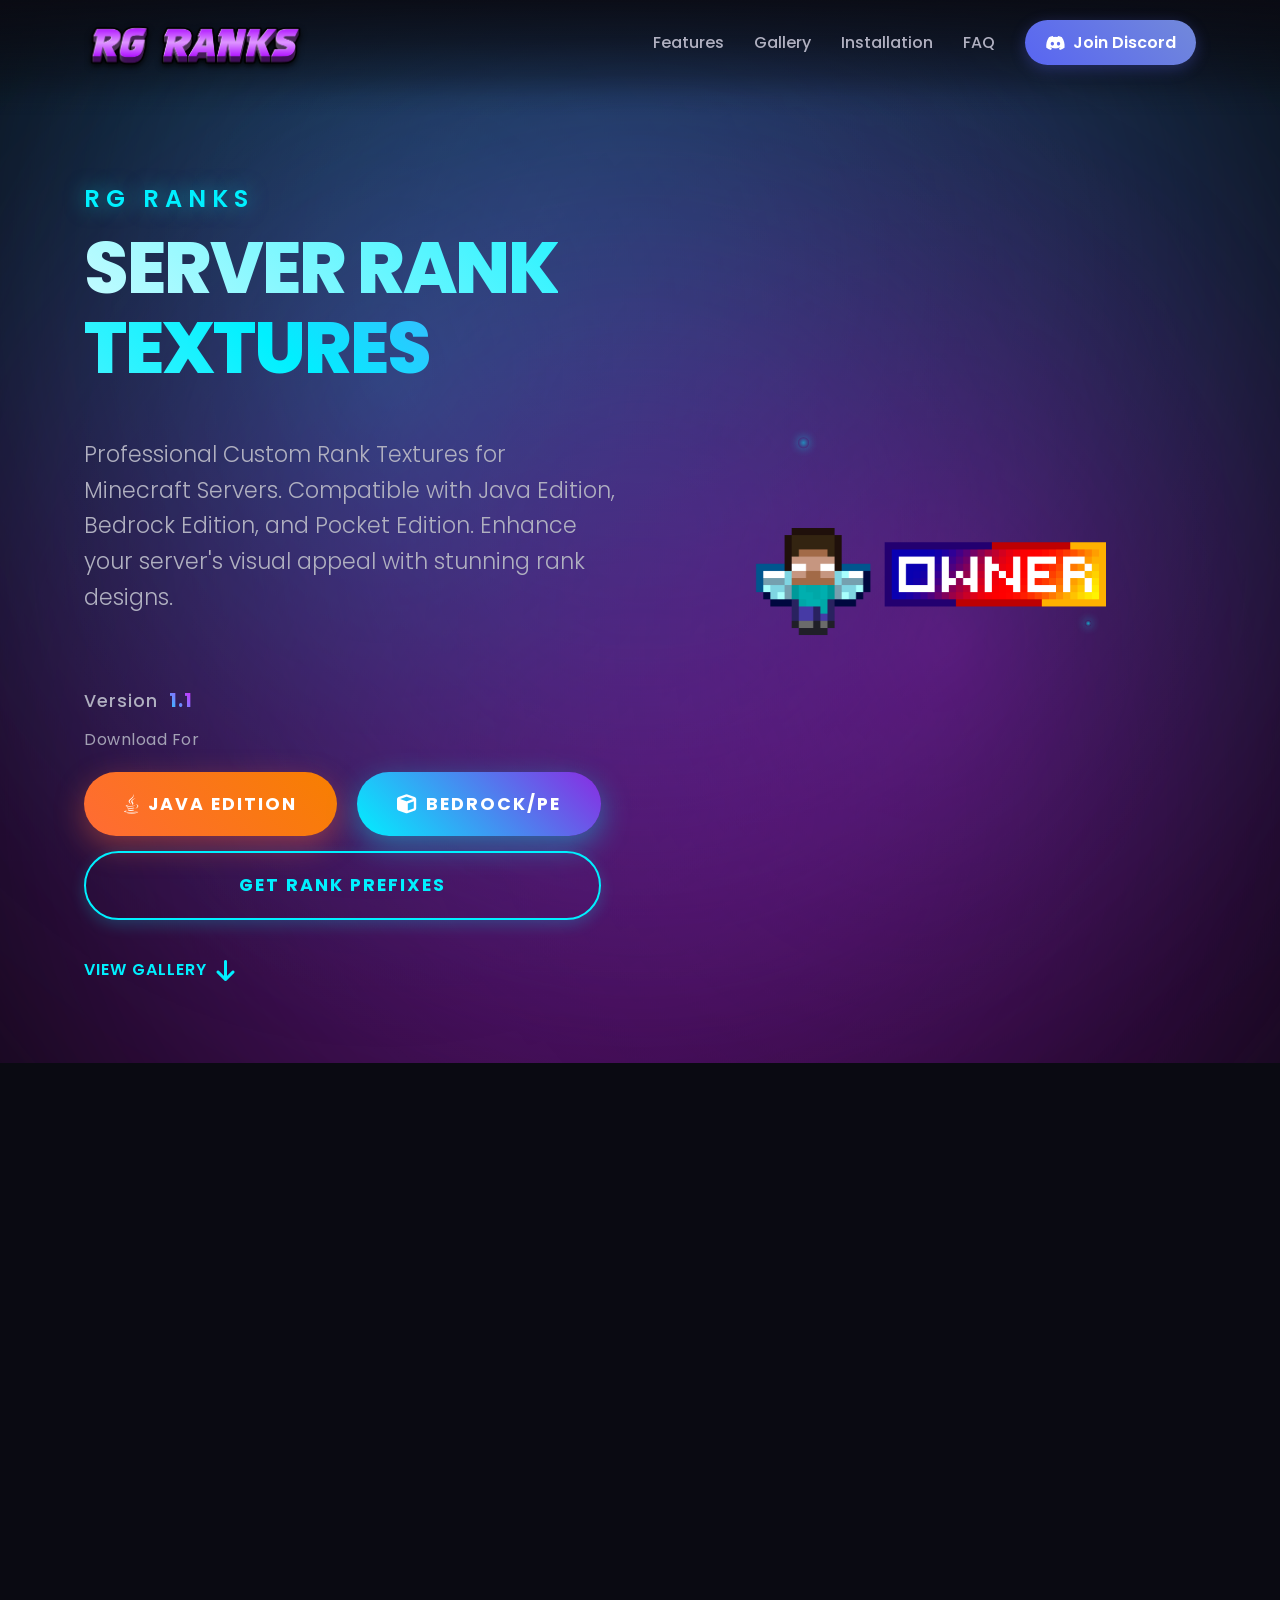
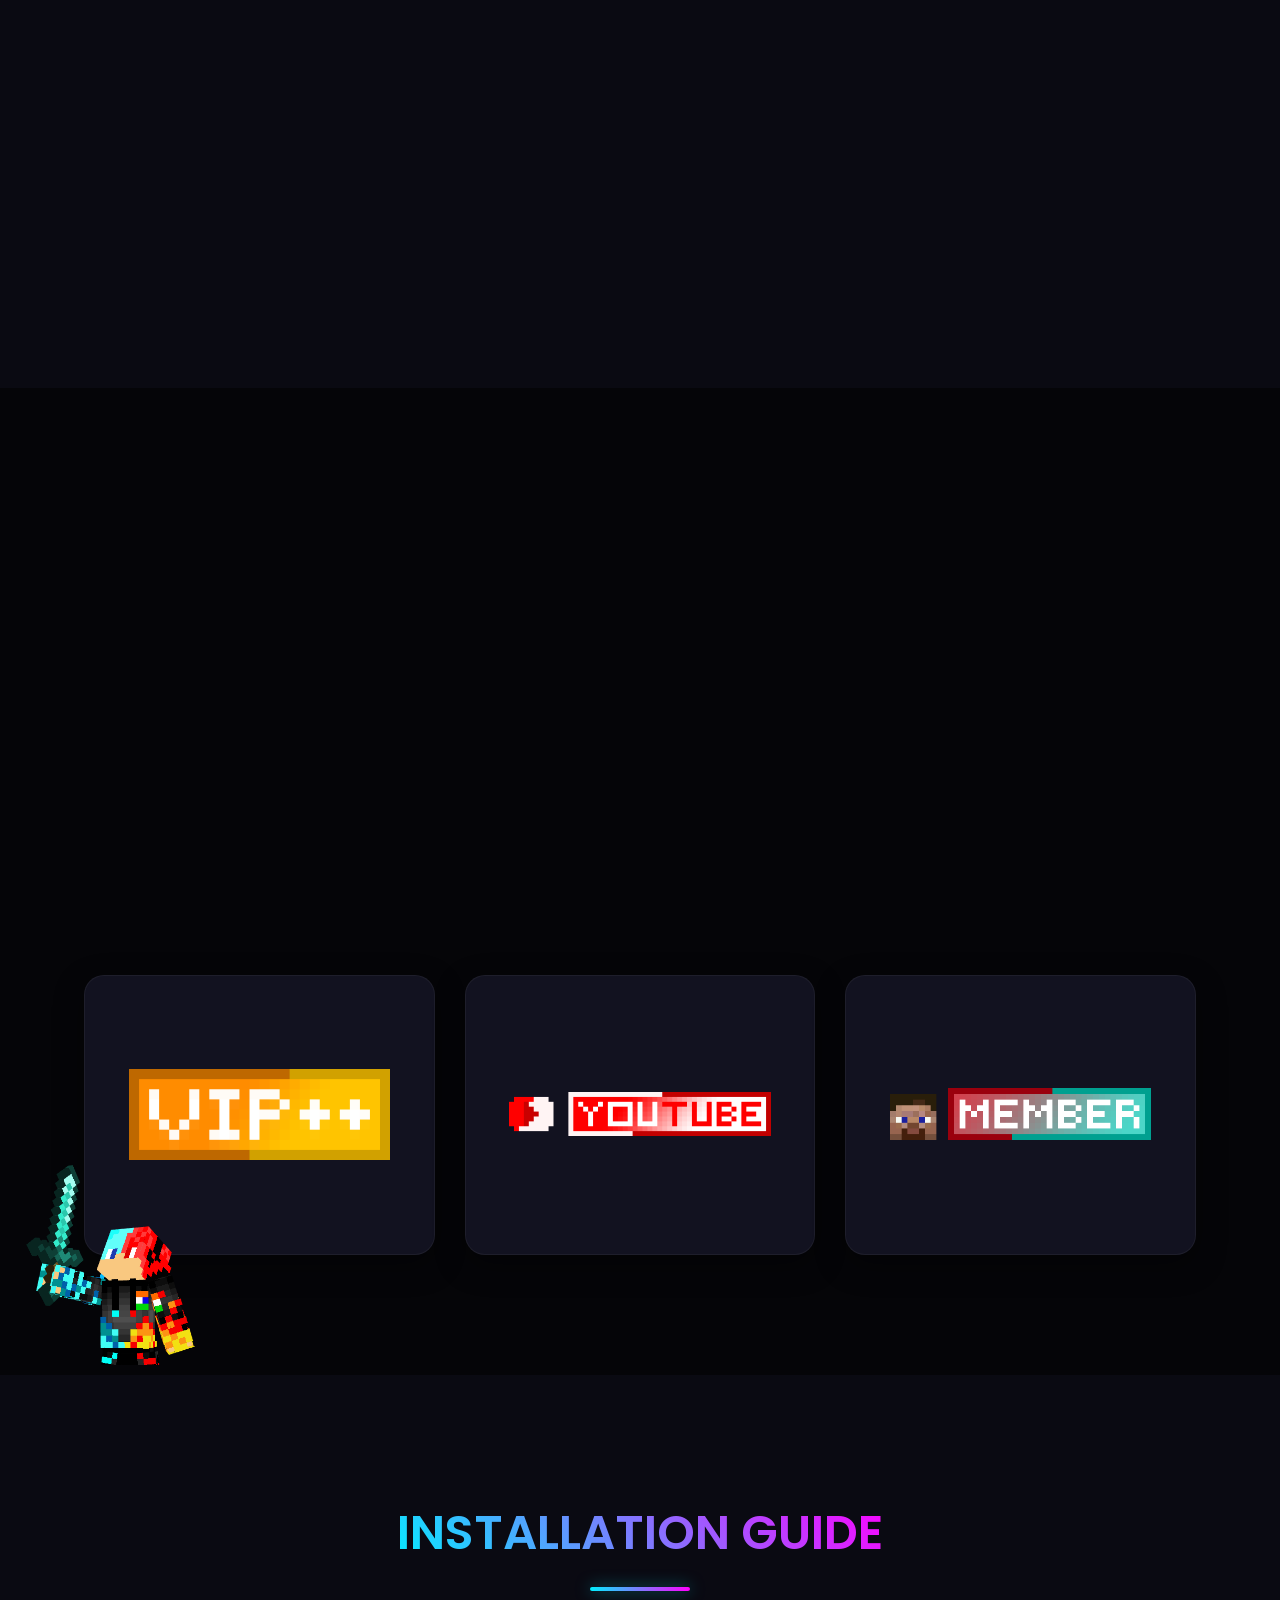
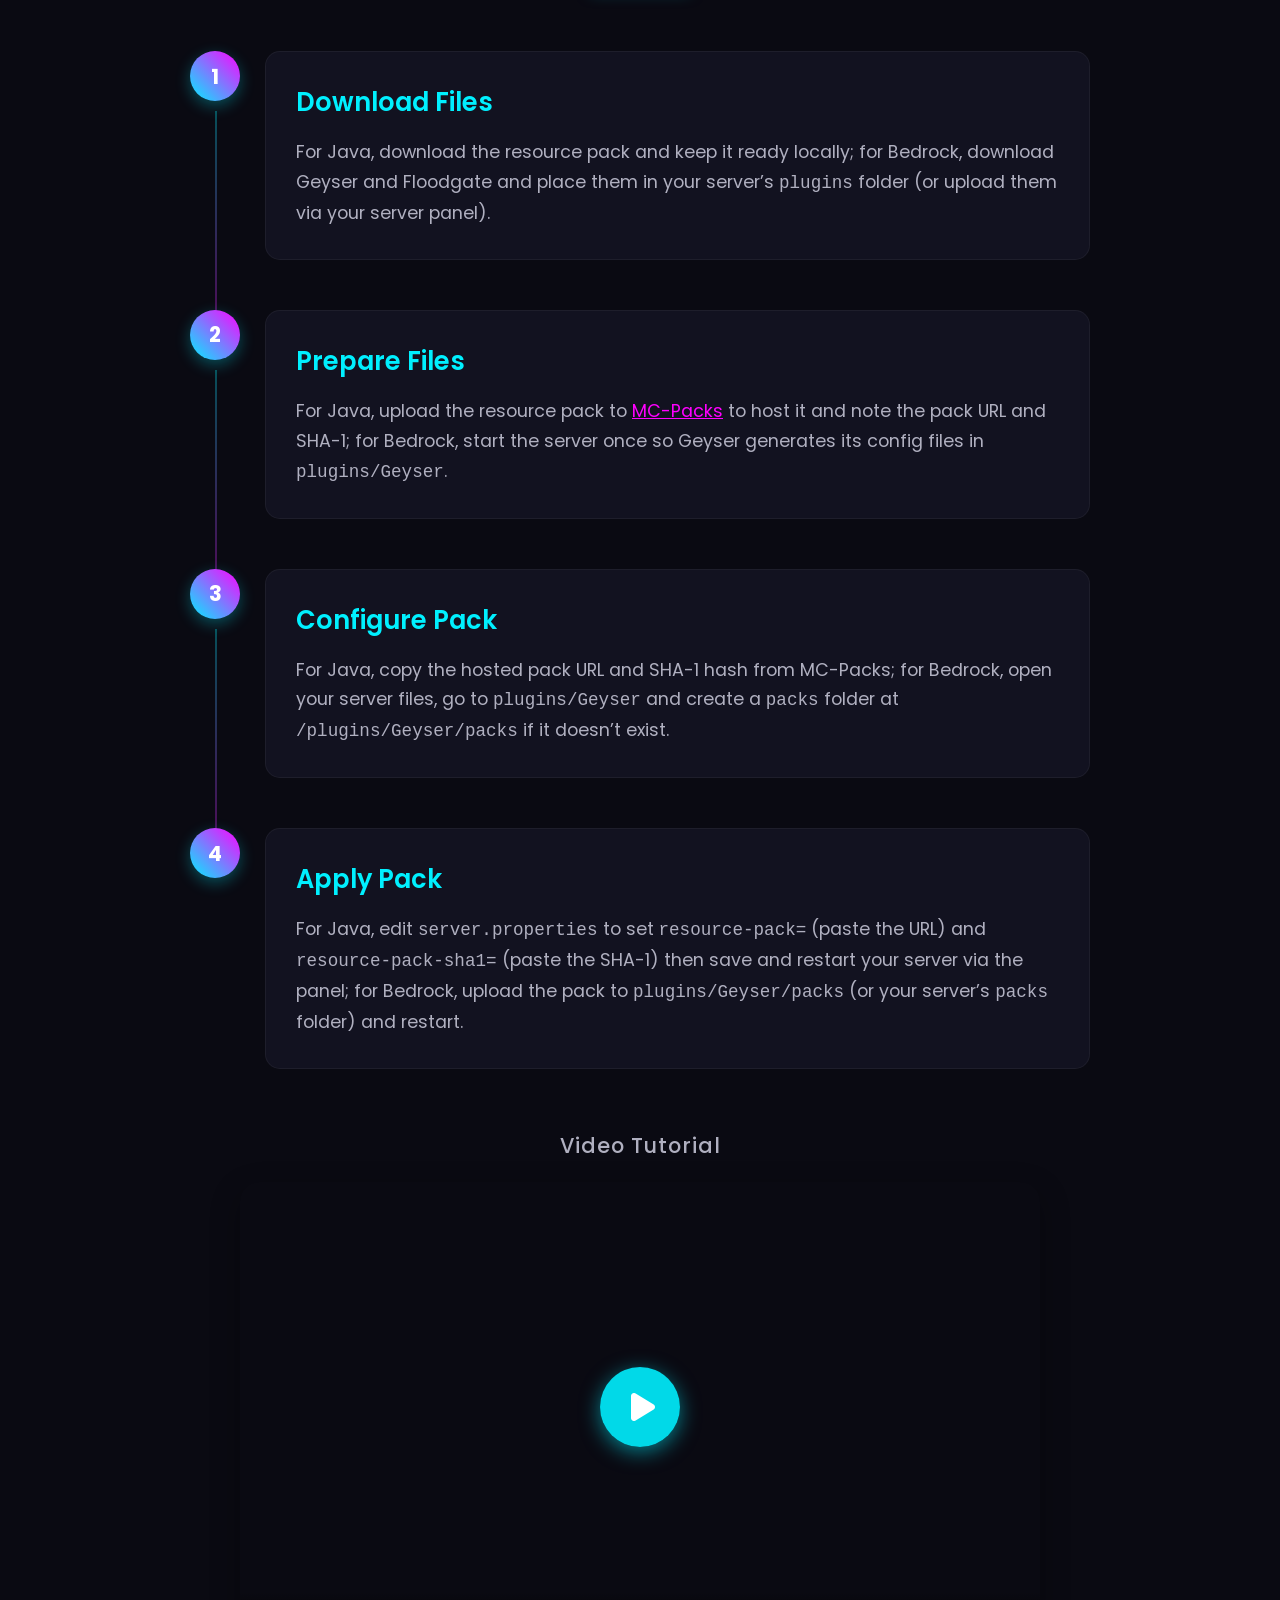
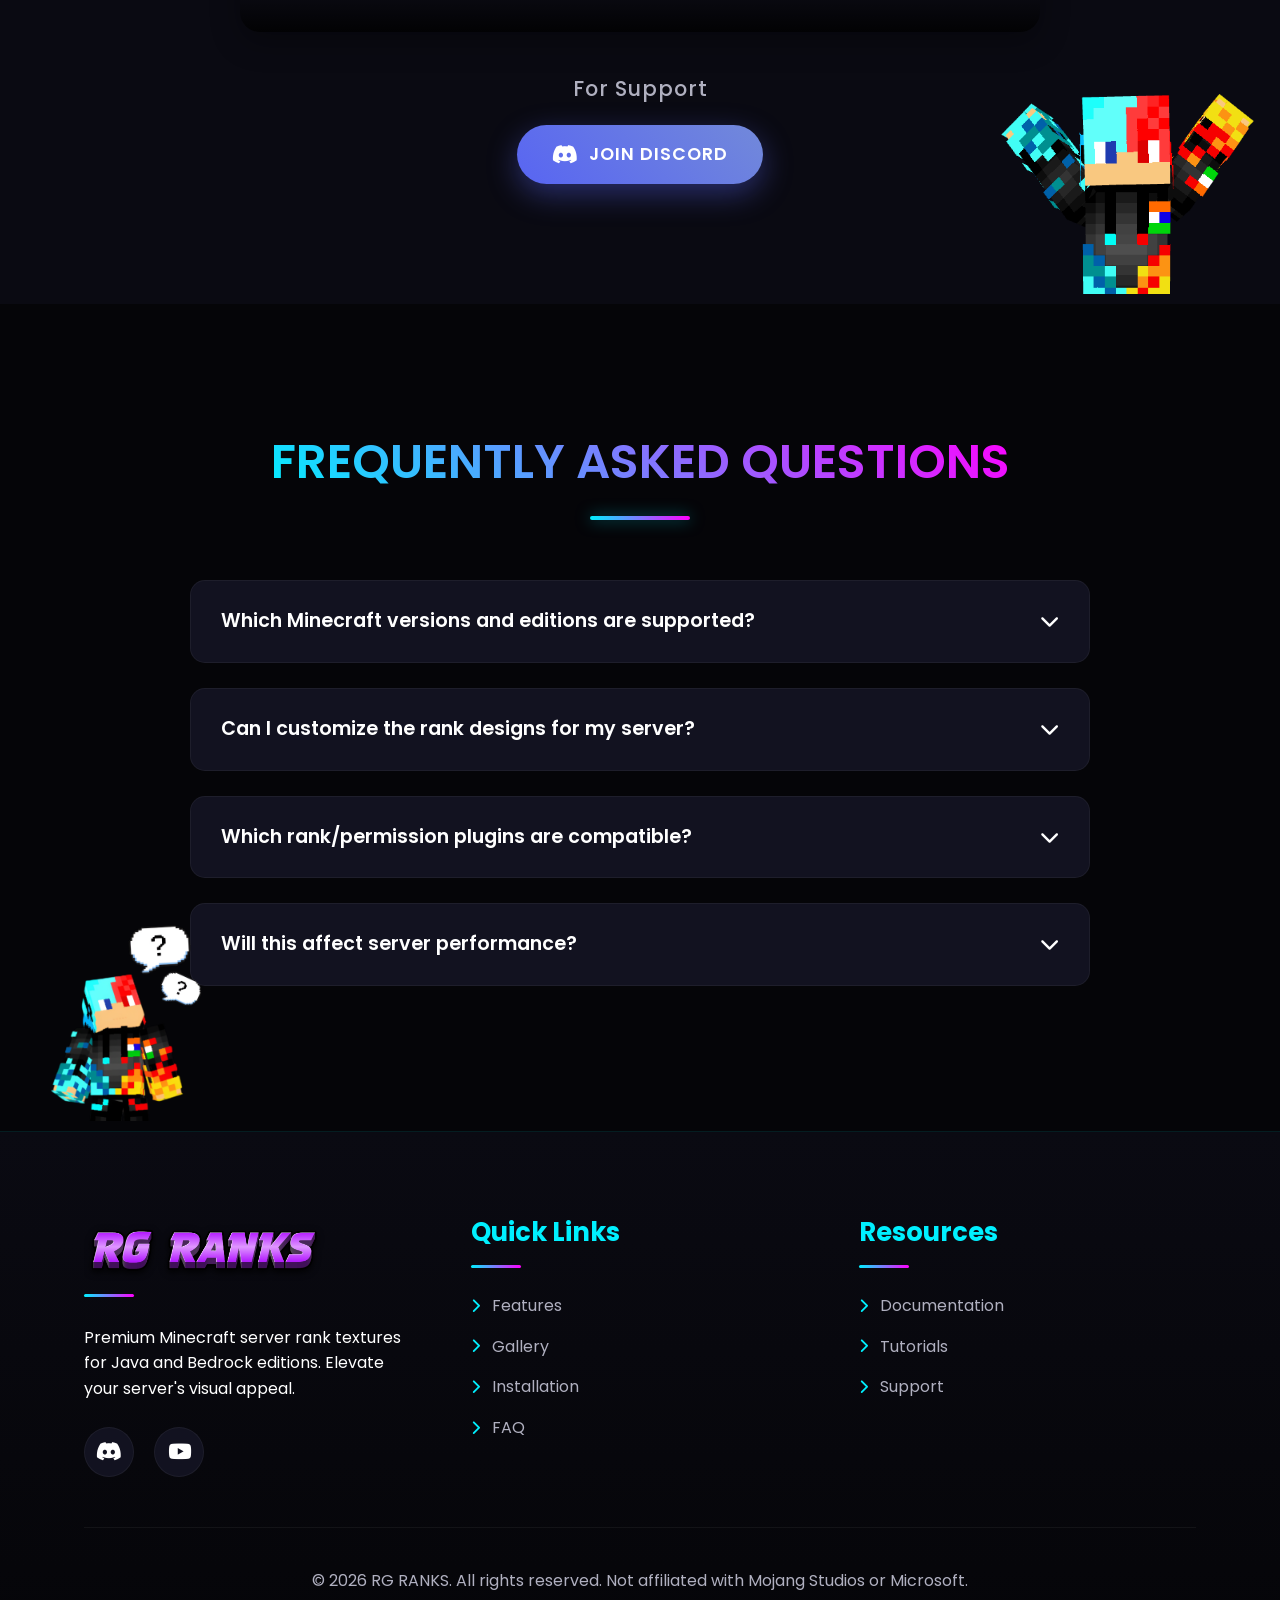
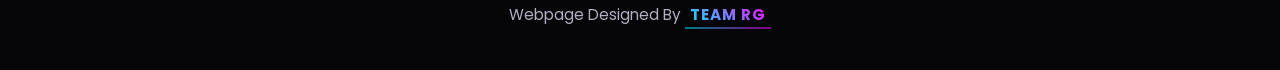
<file: index.html>
<!DOCTYPE html>
<html lang="en">

<head>
    <meta charset="UTF-8">
    <meta name="viewport" content="width=device-width, initial-scale=1.0">
    <meta name="description"
        content="RG RANKS - Professional Custom Rank Textures for Minecraft Servers. Compatible with Java, Bedrock, and Pocket Edition.">
    <meta http-equiv="X-UA-Compatible" content="IE=edge">
    <title>RG RANKS - Custom Minecraft Server Rank Textures</title>
    <link rel="icon" type="image/png" href="./assets/images/favicon.png">

    <!-- Google Fonts -->
    <link rel="preconnect" href="https://fonts.googleapis.com">
    <link rel="preconnect" href="https://fonts.gstatic.com" crossorigin>
    <link href="https://fonts.googleapis.com/css2?family=Poppins:wght@300;400;500;600;700&display=swap"
        rel="stylesheet">

    <!-- Font Awesome Icons with fallback -->
    <link rel="stylesheet" href="https://cdnjs.cloudflare.com/ajax/libs/font-awesome/6.4.0/css/all.min.css"
        integrity="sha512-iecdLmaskl7CVkqkXNQ/ZH/XLlvWZOJyj7Yy7tcenmpD1ypASozpmT/E0iPtmFIB46ZmdtAc9eNBvH0H/ZpiBw=="
        crossorigin="anonymous" referrerpolicy="no-referrer" />

    <!-- Fallback for Font Awesome -->
    <script>
        (function () {
            var cssLink = document.querySelector('link[href*="font-awesome"]');
            cssLink.onerror = function () {
                console.warn('Font Awesome CDN failed, icons may not display correctly');
            };
        })();
    </script>

    <!-- Custom Styles -->
    <link rel="stylesheet" href="./assets/css/styles.css">

    <script defer src="https://cloud.umami.is/script.js" data-website-id="9ce91cb1-dff3-4ff9-8e76-938008bf56c9"></script>

</head>

<body>
    <!-- Countdown Overlay -->
    <div id="countdownOverlay" class="countdown-overlay">
        <div class="countdown-overlay-content">
            <h2 class="countdown-overlay-title">Version <span id="countdownVersionOverlay"></span> Releasing In</h2>
            <div id="countdownTimerOverlay" class="countdown-timer-overlay-container">
                <div class="timer-unit"><span id="daysOverlay">00</span><label>DAYS</label></div>
                <div class="timer-unit"><span id="hoursOverlay">00</span><label>HOURS</label></div>
                <div class="timer-unit"><span id="minutesOverlay">00</span><label>MINS</label></div>
                <div class="timer-unit"><span id="secondsOverlay">00</span><label>SECS</label></div>
            </div>
            <button id="continueBtn" class="btn btn-secondary">CONTINUE TO THE SITE</button>
        </div>
    </div>
    <!-- Loading Screen -->
    <div class="loader-wrapper" id="loader">
        <div class="loader-container">
            <div class="loader-circle"></div>
            <div class="loader-logo">RG</div>
        </div>
    </div>

    <!-- Scroll to Top Button -->
    <div class="scroll-top" id="scrollTop">
        <i class="fas fa-arrow-up"></i>
    </div>

    <!-- Header -->
    <header id="header">
        <div class="container">
            <nav>
                <a href="#" class="logo-link"><img src="./assets/images/icon.png" alt="RG RANKS" class="logo-img"></a>
                <div class="nav-wrapper">
                    <div class="nav-links">
                        <a href="#features" data-nav>Features</a>
                        <a href="#gallery" data-nav>Gallery</a>
                        <a href="#installation" data-nav>Installation</a>
                        <a href="#faq" data-nav>FAQ</a>
                    </div>
                    <a href="#" class="discord-btn" id="discordBtn" target="_blank" rel="noopener noreferrer">
                        <i class="fab fa-discord"></i>
                        <span>Join Discord</span>
                    </a>
                    <button class="mobile-menu-btn" id="mobileMenuBtn" aria-label="Toggle Menu">
                        <span></span>
                        <span></span>
                        <span></span>
                    </button>
                </div>
            </nav>
        </div>
        <!-- Mobile Menu -->
        <div class="mobile-menu" id="mobileMenu">
            <div class="mobile-menu-content">
                <a href="#features" data-nav>Features</a>
                <a href="#gallery" data-nav>Gallery</a>
                <a href="#installation" data-nav>Installation</a>
                <a href="#faq" data-nav>FAQ</a>
                <a href="#" class="mobile-discord-btn" id="mobileDiscordBtn" target="_blank" rel="noopener noreferrer">
                    <i class="fab fa-discord"></i>
                    Join Discord
                </a>
            </div>
        </div>
    </header>

    <!-- Hero Section -->
    <section class="hero" id="hero">
        <!-- Ambient Background Canvas -->
        <canvas id="ambientCanvas" class="ambient-canvas"></canvas>

        <!-- Flowing Gradient Layers -->
        <div class="gradient-layer gradient-1"></div>
        <div class="gradient-layer gradient-2"></div>
        <div class="gradient-layer gradient-3"></div>

        <div class="container">
            <div class="hero-content">
                <div class="hero-text">
                    <h1>
                        <span class="hero-subtitle">RG RANKS</span>
                        <span class="hero-title">Server Rank Textures</span>
                    </h1>
                    <p class="hero-description">Professional Custom Rank Textures for Minecraft Servers. Compatible with
                        Java Edition, Bedrock Edition, and Pocket Edition. Enhance your server's visual appeal with
                        stunning rank designs.</p>

                    <!-- Dynamic Content: Countdown or Download Buttons -->
                    <div id="heroDynamicContent">
                        <!-- This will be populated by main.js -->
                    </div>

                    <!-- View Gallery Link -->
                    <a href="#gallery" class="view-gallery-link" id="viewGalleryLink">
                        <span>VIEW GALLERY</span>
                        <i class="fas fa-arrow-down"></i>
                    </a>
                </div>
                <div class="hero-visual">
                    <div class="rank-image-cycler" id="rankImageCycler">
                        <!-- Rank images will be injected here by JavaScript -->
                    </div>
                    <div class="particles-container" id="particlesContainer"></div>
                </div>
            </div>
        </div>
    </section>

    <!-- Features Section -->
    <section id="features" class="features-section">
        <div class="container">

            <h2 class="section-title animate-on-scroll">
                <span class="title-gradient">FEATURES</span>
            </h2>
            <div class="features-carousel-container">
                <div class="features-carousel-wrapper">
                    <div class="features-grid">
                        <div class="feature-card animate-on-scroll" data-delay="0.1">
                            <div class="feature-icon">
                                <i class="fas fa-tags"></i>
                            </div>
                            <h3>Custom Server Tags</h3>
                            <p>Unique and stylish rank tags designed specifically for Minecraft servers, making your
                                server hierarchy visually distinctive.</p>
                            <div class="feature-hover-effect"></div>
                        </div>
                        <div class="feature-card animate-on-scroll" data-delay="0.2">
                            <div class="feature-icon">
                                <i class="fas fa-paint-brush"></i>
                            </div>
                            <h3>Professional Designs</h3>
                            <p>Carefully crafted designs that work seamlessly on servers while maintaining Minecraft's
                                aesthetic appeal.</p>
                            <div class="feature-hover-effect"></div>
                        </div>
                        <div class="feature-card animate-on-scroll" data-delay="0.3">
                            <div class="feature-icon">
                                <i class="fas fa-eye"></i>
                            </div>
                            <h3>Enhanced Visuals</h3>
                            <p>Improve your server's visual hierarchy and player experience with clear, attractive rank
                                displays.</p>
                            <div class="feature-hover-effect"></div>
                        </div>
                        <div class="feature-card animate-on-scroll" data-delay="0.4">
                            <div class="feature-icon">
                                <i class="fas fa-globe"></i>
                            </div>
                            <h3>Cross-Platform</h3>
                            <p>Full compatibility with Java Edition, Bedrock Edition, and Pocket Edition servers for
                                maximum reach.</p>
                            <div class="feature-hover-effect"></div>
                        </div>
                        <!-- Duplicated for seamless loop -->
                        <div class="feature-card animate-on-scroll" data-delay="0.1">
                            <div class="feature-icon">
                                <i class="fas fa-tags"></i>
                            </div>
                            <h3>Custom Server Tags</h3>
                            <p>Unique and stylish rank tags designed specifically for Minecraft servers, making your
                                server hierarchy visually distinctive.</p>
                            <div class="feature-hover-effect"></div>
                        </div>
                        <div class="feature-card animate-on-scroll" data-delay="0.2">
                            <div class="feature-icon">
                                <i class="fas fa-paint-brush"></i>
                            </div>
                            <h3>Professional Designs</h3>
                            <p>Carefully crafted designs that work seamlessly on servers while maintaining Minecraft's
                                aesthetic appeal.</p>
                            <div class="feature-hover-effect"></div>
                        </div>
                        <div class="feature-card animate-on-scroll" data-delay="0.3">
                            <div class="feature-icon">
                                <i class="fas fa-eye"></i>
                            </div>
                            <h3>Enhanced Visuals</h3>
                            <p>Improve your server's visual hierarchy and player experience with clear, attractive rank
                                displays.</p>
                            <div class="feature-hover-effect"></div>
                        </div>
                        <div class="feature-card animate-on-scroll" data-delay="0.4">
                            <div class="feature-icon">
                                <i class="fas fa-globe"></i>
                            </div>
                            <h3>Cross-Platform</h3>
                            <p>Full compatibility with Java Edition, Bedrock Edition, and Pocket Edition servers for
                                maximum reach.</p>
                            <div class="feature-hover-effect"></div>
                        </div>
                    </div>
                </div>
    </section>

    <!-- Gallery Section -->
    <section id="gallery" class="gallery-section">
        <div class="container">
            <h2 class="section-title animate-on-scroll">
                <span class="title-gradient">GALLERY</span>
            </h2>
            <div class="gallery-grid" id="galleryGrid">
                <!-- Gallery items will be dynamically inserted here -->
            </div>
        </div>
        <img src="./assets/images/sword-pose.png" alt="" class="section-pose-img pose-sword" aria-hidden="true">
    </section>

    <!-- Installation Guide -->
    <section id="installation" class="installation-section">
        <div class="container">
            <h2 class="section-title animate-on-scroll">
                <span class="title-gradient">INSTALLATION GUIDE</span>
            </h2>
            <div class="installation-steps">
                <div class="step animate-on-scroll" data-step="1">
                    <div class="step-number"><span>1</span></div>
                    <div class="step-content">
                        <h3>Download Files</h3>
                        <p>For Java, download the resource pack and keep it ready locally; for Bedrock, download Geyser
                            and Floodgate and place them in your server’s <code>plugins</code> folder (or upload them
                            via your server panel).</p>
                    </div>
                </div>

                <div class="step animate-on-scroll" data-step="2">
                    <div class="step-number"><span>2</span></div>
                    <div class="step-content">
                        <h3>Prepare Files</h3>
                        <p>For Java, upload the resource pack to <a href="https://mc-packs.net/"
                                style="color:#FF00FF;">MC-Packs</a> to host it and note the pack URL and SHA-1; for
                            Bedrock, start the server once so Geyser generates its config files in
                            <code>plugins/Geyser</code>.
                        </p>
                    </div>
                </div>

                <div class="step animate-on-scroll" data-step="3">
                    <div class="step-number"><span>3</span></div>
                    <div class="step-content">
                        <h3>Configure Pack</h3>
                        <p>For Java, copy the hosted pack URL and SHA-1 hash from MC-Packs; for Bedrock, open your
                            server files, go to <code>plugins/Geyser</code> and create a <code>packs</code> folder at
                            <code>/plugins/Geyser/packs</code> if it doesn’t exist.
                        </p>
                    </div>
                </div>

                <div class="step animate-on-scroll" data-step="4">
                    <div class="step-number"><span>4</span></div>
                    <div class="step-content">
                        <h3>Apply Pack</h3>
                        <p>For Java, edit <code>server.properties</code> to set <code>resource-pack=</code> (paste the
                            URL) and <code>resource-pack-sha1=</code> (paste the SHA-1) then save and restart your
                            server via the panel; for Bedrock, upload the pack to <code>plugins/Geyser/packs</code> (or
                            your server’s <code>packs</code> folder) and restart.</p>
                    </div>
                </div>
            </div>

            <!-- Tutorial Video Section -->
            <div class="tutorial-section">
                <h3 class="tutorial-heading">Video Tutorial</h3>
                <div class="tutorial-video-box" id="videoThumbnail">
                    <div class="video-thumbnail">
                        <div class="play-button">
                            <i class="fas fa-play"></i>
                        </div>
                        <div class="video-overlay">
                            <span id="videoTitle">Watch Tutorial</span>
                        </div>
                    </div>
                </div>
                <div class="support-section">
                    <p class="support-text">For Support</p>
                    <a href="#" class="btn-support-discord" id="supportDiscordBtn" target="_blank"
                        rel="noopener noreferrer">
                        <i class="fab fa-discord"></i>
                        <span>Join Discord</span>
                    </a>
                </div>
            </div>
        </div>
        <img src="./assets/images/joy-pose.png" alt="" class="section-pose-img pose-joy" aria-hidden="true">
    </section>

    <!-- FAQ Section -->
    <section id="faq" class="faq-section">
        <div class="container">
            <h2 class="section-title animate-on-scroll">
                <span class="title-gradient">FREQUENTLY ASKED QUESTIONS</span>
            </h2>
            <div class="faq-container" id="faqContainer">
                <!-- FAQ items will be dynamically inserted here -->
            </div>
        </div>
        <img src="./assets/images/thinking-pose.png" alt="" class="section-pose-img pose-thinking" aria-hidden="true">
    </section>

    <!-- Footer -->
    <footer class="footer">
        <div class="container">
            <div class="footer-content">
                <div class="footer-section">
                    <div class="footer-logo-container">
                        <img src="./assets/images/icon.png" alt="RG RANKS" class="footer-logo-img">
                    </div>
                    <p>Premium Minecraft server rank textures for Java and Bedrock editions. Elevate your server's
                        visual appeal.</p>
                    <div class="social-links" id="socialLinks">
                        <!-- Social links will be dynamically inserted here -->
                    </div>
                </div>
                <div class="footer-section">
                    <h3>Quick Links</h3>
                    <ul class="footer-links">
                        <li><a href="#features"><i class="fas fa-chevron-right"></i> Features</a></li>
                        <li><a href="#gallery"><i class="fas fa-chevron-right"></i> Gallery</a></li>
                        <li><a href="#installation"><i class="fas fa-chevron-right"></i> Installation</a></li>
                        <li><a href="#faq"><i class="fas fa-chevron-right"></i> FAQ</a></li>
                    </ul>
                </div>
                <div class="footer-section">
                    <h3>Resources</h3>
                    <ul class="footer-links">
                        <li><a href="#" data-resource="documentation"><i class="fas fa-chevron-right"></i>
                                Documentation</a></li>
                        <li><a href="#" data-resource="tutorials"><i class="fas fa-chevron-right"></i> Tutorials</a>
                        </li>
                        <li><a href="#" data-resource="support"><i class="fas fa-chevron-right"></i> Support</a></li>
                        <!-- Community button removed as requested -->
                    </ul>
                </div>
            </div>
            <div class="copyright">
                <p id="copyrightText">&copy; 2024 RG RANKS. All rights reserved. Not affiliated with Mojang Studios or
                    Microsoft.</p>
                <p class="credits">Webpage Designed By <span class="team-highlight">TEAM RG</span></p>
            </div>
        </div>
    </footer>

    <!-- JavaScript Files -->
    <script src="./assets/js/config.js"></script>
    <script src="./assets/js/main.js"></script>
</body>
</html>
</file>
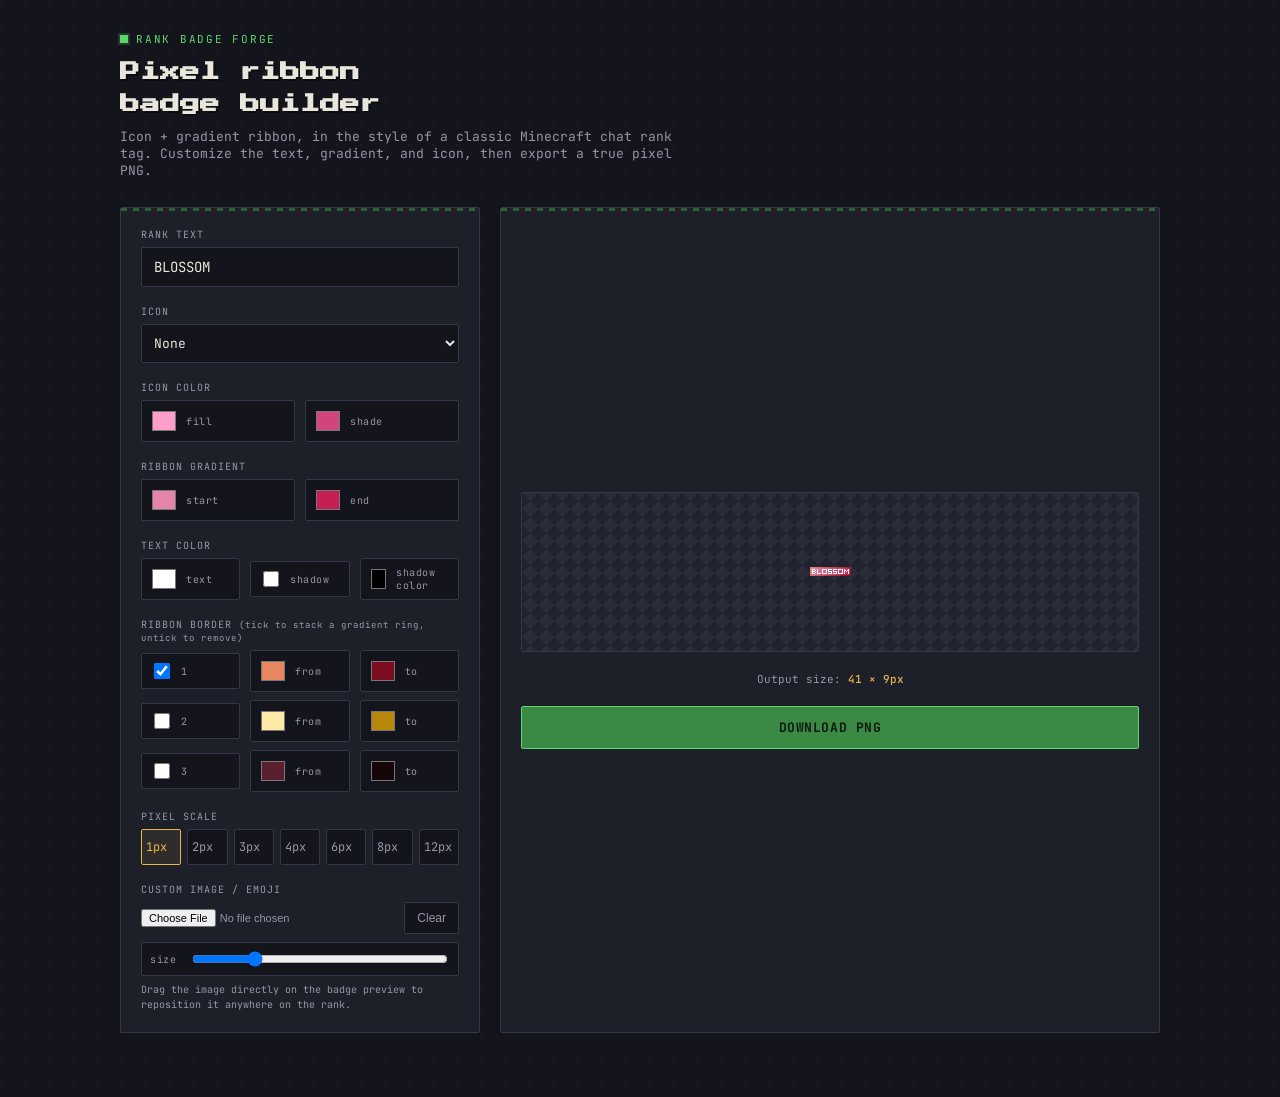
<file: index1.html>
<!DOCTYPE html>
<html lang="en">
<head>
<meta charset="UTF-8">
<meta name="viewport" content="width=device-width, initial-scale=1.0">
<title>Rank Badge Forge</title>
<link rel="preconnect" href="https://fonts.googleapis.com">
<link href="https://fonts.googleapis.com/css2?family=Press+Start+2P&family=JetBrains+Mono:wght@400;500;700&display=swap" rel="stylesheet">
<style>
  :root{
    --obsidian:#14141c;
    --panel:#1e2029;
    --line:#34364a;
    --emerald:#5fd66d;
    --emerald-dim:#3a8a44;
    --gold:#e8b64a;
    --ink:#e9e7dc;
    --ink-dim:#9497a8;
  }
  *{box-sizing:border-box;}
  body{
    margin:0;
    background:
      linear-gradient(180deg, rgba(0,0,0,0.15), rgba(0,0,0,0.35)),
      var(--obsidian);
    background-image: radial-gradient(circle at 1px 1px, rgba(255,255,255,0.03) 1px, transparent 0);
    background-size: 24px 24px;
    color:var(--ink);
    font-family:'JetBrains Mono', monospace;
    min-height:100vh;
    padding:32px 16px 64px;
  }
  .wrap{max-width:1040px; margin:0 auto;}
  header{margin-bottom:28px;}
  .eyebrow{
    font-size:11px; letter-spacing:.16em; text-transform:uppercase;
    color:var(--emerald); margin-bottom:10px; display:flex; align-items:center; gap:8px;
  }
  .eyebrow::before{content:''; width:8px; height:8px; background:var(--emerald); box-shadow:0 0 0 2px rgba(95,214,109,0.2);}
  h1{
    font-family:'Press Start 2P', monospace;
    font-size:20px; line-height:1.6; margin:0 0 8px; color:var(--ink);
    text-shadow: 2px 2px 0 rgba(0,0,0,0.4);
  }
  p.sub{color:var(--ink-dim); margin:0; font-size:13px; max-width:560px;}

  .grid{display:grid; grid-template-columns:1fr; gap:20px;}
  @media(min-width:860px){ .grid{grid-template-columns: 360px 1fr;} }

  .panel{
    background:var(--panel); border:1px solid var(--line); border-radius:2px; padding:20px; position:relative;
  }
  .panel::before{
    content:''; position:absolute; top:0; left:0; right:0; height:3px;
    background:repeating-linear-gradient(90deg, var(--emerald-dim) 0 6px, transparent 6px 12px);
    opacity:0.6;
  }
  label{
    display:block; font-size:10px; letter-spacing:.1em; text-transform:uppercase;
    color:var(--ink-dim); margin:18px 0 6px;
  }
  label:first-of-type{margin-top:0;}
  input[type=text]{
    width:100%; background:var(--obsidian); border:1px solid var(--line); color:var(--ink);
    padding:10px 12px; font-family:'JetBrains Mono', monospace; font-size:14px; border-radius:2px;
  }
  input[type=text]:focus{outline:none; border-color:var(--emerald);}

  select{
    width:100%; background:var(--obsidian); border:1px solid var(--line); color:var(--ink);
    padding:9px 8px; font-family:'JetBrains Mono', monospace; font-size:13px; border-radius:2px;
  }

  .color-row{display:flex; gap:10px; align-items:center;}
  .color-field{flex:1; display:flex; align-items:center; gap:8px; background:var(--obsidian); border:1px solid var(--line); border-radius:2px; padding:6px 8px;}
  .color-field input[type=color]{width:28px; height:28px; border:none; background:none; padding:0; cursor:pointer;}
  .color-field span{font-size:10px; color:var(--ink-dim); letter-spacing:.05em;}

  .scale-row{display:flex; gap:6px;}
  .scale-btn{
    flex:1; padding:9px 4px; background:var(--obsidian); border:1px solid var(--line);
    color:var(--ink-dim); font-size:12px; cursor:pointer; border-radius:2px;
  }
  .scale-btn.active{border-color:var(--gold); color:var(--gold); background:rgba(232,182,74,0.08);}

  .preview-panel{display:flex; flex-direction:column; align-items:center; justify-content:center; gap:20px;}
  .stage{
    background:
      linear-gradient(45deg, #2a2c38 25%, transparent 25%) -8px 0/16px 16px,
      linear-gradient(-45deg, #2a2c38 25%, transparent 25%) -8px 0/16px 16px,
      linear-gradient(45deg, transparent 75%, #2a2c38 75%) -8px 0/16px 16px,
      linear-gradient(-45deg, transparent 75%, #2a2c38 75%) -8px 0/16px 16px,
      #202230;
    border:1px solid var(--line); padding:32px; border-radius:2px;
    display:flex; align-items:center; justify-content:center;
    width:100%; min-height:160px; overflow:auto;
  }
  canvas{image-rendering:pixelated; image-rendering:crisp-edges;}

  .actions{display:flex; gap:10px; width:100%;}
  button.dl{
    flex:1; background:var(--emerald-dim); border:1px solid var(--emerald); color:#0e1a10;
    font-weight:700; padding:12px; font-family:'JetBrains Mono', monospace; font-size:13px;
    letter-spacing:.04em; text-transform:uppercase; cursor:pointer; border-radius:2px; transition:transform .08s ease;
  }
  button.dl:hover{transform:translateY(-1px); background:var(--emerald);}
  button.dl:active{transform:translateY(0);}
  .meta{font-size:11px; color:var(--ink-dim); text-align:center;}
  .meta b{color:var(--gold); font-weight:500;}
</style>
</head>
<body>
<div class="wrap">
  <header>
    <div class="eyebrow">Rank Badge Forge</div>
    <h1>Pixel ribbon<br>badge builder</h1>
    <p class="sub">Icon + gradient ribbon, in the style of a classic Minecraft chat rank tag. Customize the text, gradient, and icon, then export a true pixel PNG.</p>
  </header>

  <div class="grid">
    <div class="panel">
      <label for="rankText">Rank text</label>
      <input type="text" id="rankText" value="BLOSSOM" maxlength="16">

      <label>Icon</label>
      <select id="iconSelect">
        <option value="none" selected>None</option>
        <option value="heart">Heart</option>
        <option value="star">Star</option>
        <option value="diamond">Diamond</option>
        <option value="crown">Crown</option>
        <option value="skull">Skull</option>
        <option value="sword">Sword</option>
      </select>

      <label>Icon color</label>
      <div class="color-row">
        <div class="color-field"><input type="color" id="iconColor" value="#ff9ecb"><span>fill</span></div>
        <div class="color-field"><input type="color" id="iconShade" value="#d1447e"><span>shade</span></div>
      </div>

      <label>Ribbon gradient</label>
      <div class="color-row">
        <div class="color-field"><input type="color" id="gradA" value="#e685ac"><span>start</span></div>
        <div class="color-field"><input type="color" id="gradB" value="#c41f52"><span>end</span></div>
      </div>

      <label>Text color</label>
      <div class="color-row" style="flex-wrap:wrap;">
        <div class="color-field"><input type="color" id="textColor" value="#ffffff"><span>text</span></div>
        <div class="color-field"><input type="checkbox" id="textShadow" style="width:16px;height:16px;"><span>shadow</span></div>
        <div class="color-field"><input type="color" id="shadowColor" value="#000000"><span>shadow color</span></div>
      </div>

      <label>Ribbon border <span style="text-transform:none; color:var(--ink-dim); font-size:9px;">(tick to stack a gradient ring, untick to remove)</span></label>
      <div class="color-row" style="margin-bottom:8px; flex-wrap:wrap;">
        <div class="color-field"><input type="checkbox" id="border1On" checked style="width:16px;height:16px;"><span>1</span></div>
        <div class="color-field"><input type="color" id="border1From" value="#e8865f"><span>from</span></div>
        <div class="color-field"><input type="color" id="border1To" value="#7a0e20"><span>to</span></div>
      </div>
      <div class="color-row" style="margin-bottom:8px; flex-wrap:wrap;">
        <div class="color-field"><input type="checkbox" id="border2On" style="width:16px;height:16px;"><span>2</span></div>
        <div class="color-field"><input type="color" id="border2From" value="#ffe9a6"><span>from</span></div>
        <div class="color-field"><input type="color" id="border2To" value="#b8860b"><span>to</span></div>
      </div>
      <div class="color-row" style="flex-wrap:wrap;">
        <div class="color-field"><input type="checkbox" id="border3On" style="width:16px;height:16px;"><span>3</span></div>
        <div class="color-field"><input type="color" id="border3From" value="#5a2030"><span>from</span></div>
        <div class="color-field"><input type="color" id="border3To" value="#150609"><span>to</span></div>
      </div>

      <label>Pixel scale</label>
      <div class="scale-row" id="scaleRow"></div>

      <label>Custom image / emoji</label>
      <div class="color-row" style="flex-wrap:wrap; gap:8px;">
        <input type="file" id="imgUpload" accept="image/*" style="flex:1; min-width:140px; font-size:11px; color:var(--ink-dim);">
        <button id="imgClear" class="scale-btn" style="flex:0 0 auto; padding:8px 12px;">Clear</button>
      </div>
      <div class="color-row" style="margin-top:8px;">
        <div class="color-field" style="flex:1;">
          <span style="margin-right:6px; white-space:nowrap;">size</span>
          <input type="range" id="imgSize" min="4" max="48" value="14" style="flex:1;">
        </div>
      </div>
      <p style="font-size:10px; color:var(--ink-dim); margin:6px 0 0; line-height:1.5;">Drag the image directly on the badge preview to reposition it anywhere on the rank.</p>
    </div>

    <div class="panel preview-panel">
      <div class="stage"><canvas id="canvas"></canvas></div>
      <div class="meta">Output size: <b id="sizeLabel">—</b></div>
      <div class="actions">
        <button class="dl" id="downloadBtn">Download PNG</button>
      </div>
    </div>
  </div>
</div>

<script>
// Pixel5 — 5-row-tall bitmap font, variable glyph width (3-5px)
const FONT = {
  'A':['1111','1001','1111','1001','1001'],
  'B':['1110','1001','1110','1001','1110'],
  'C':['1111','1000','1000','1000','1111'],
  'D':['1110','1001','1001','1001','1110'],
  'E':['1111','1000','1110','1000','1111'],
  'F':['1111','1000','1110','1000','1000'],
  'G':['1111','1000','1011','1001','1111'],
  'H':['1001','1001','1111','1001','1001'],
  'I':['111','010','010','010','111'],
  'J':['111','010','010','010','110'],
  'K':['1001','1010','1100','1010','1001'],
  'L':['1000','1000','1000','1000','1111'],
  'M':['10001','11011','10101','10001','10001'],
  'N':['10001','11001','10101','10011','10001'],
  'O':['11111','10001','10001','10001','11111'],
  'P':['1110','1001','1110','1000','1000'],
  'Q':['0111','1001','0111','0001','0001'],
  'R':['1110','1001','1110','1001','1001'],
  'S':['1111','1000','1111','0001','1111'],
  'T':['11111','00100','00100','00100','00100'],
  'U':['1001','1001','1001','1001','1111'],
  'V':['10001','10001','10001','01010','00100'],
  'W':['10001','10001','10101','11011','10001'],
  'X':['1001','1001','0110','1001','1001'],
  'Y':['10001','01010','00100','00100','00100'],
  'Z':['11111','00010','00100','01000','11111'],
  '0':['111','101','101','101','111'],
  '1':['010','110','010','010','111'],
  '2':['111','001','111','100','111'],
  '3':['111','001','111','001','111'],
  '4':['101','101','111','001','001'],
  '5':['111','100','111','001','111'],
  '6':['111','100','111','101','111'],
  '7':['111','001','001','001','001'],
  '8':['111','101','111','101','111'],
  '9':['111','101','111','001','111'],
  ' ':['000','000','000','000','000'],
  '-':['000','000','111','000','000'],
  '_':['000','000','000','000','111'],
  '.':['0','0','0','0','1'],
  '+':['000','010','111','010','000'],
  '*':['101','010','111','010','101'],
  '\'':['1','1','0','0','0'],
  '!':['1','1','1','0','1'],
};

// 7x7 icon bitmaps: 0 = empty, 1 = fill, 2 = shade
const ICONS = {
  heart: [
    '0110110','1111111','1111111','0111112',
    '0011120','0001200','0000000'
  ],
  star: [
    '0001000','0001000','0111110','1111112',
    '0111120','0010100','0100010'
  ],
  diamond: [
    '0001000','0011100','0111110','1111112',
    '0111120','0011100','0001000'
  ],
  crown: [
    '1010101','1111112','0111120','0111120',
    '0111120','0000000','0000000'
  ],
  skull: [
    '0111110','1111112','1101021','1111112',
    '0111120','0010100','0111110'
  ],
  sword: [
    '0000021','0000210','0002100','0021000',
    '0210000','1100000','1000000'
  ],
  none: ['0000000','0000000','0000000','0000000','0000000','0000000','0000000'],
};

let scale = 1;
let uploadedImg = null; // { img, x, y, w, h } in grid (pre-scale) units
const scaleOptions = [1, 2, 3, 4, 6, 8, 12];
const scaleRow = document.getElementById('scaleRow');
scaleOptions.forEach(s => {
  const b = document.createElement('div');
  b.className = 'scale-btn' + (s === scale ? ' active' : '');
  b.textContent = s + 'px';
  b.addEventListener('click', () => {
    scale = s;
    document.querySelectorAll('.scale-btn').forEach(x => x.classList.remove('active'));
    b.classList.add('active');
    render();
  });
  scaleRow.appendChild(b);
});

['rankText','iconSelect','iconColor','iconShade','gradA','gradB','textColor','textShadow','shadowColor','border1On','border1From','border1To','border2On','border2From','border2To','border3On','border3From','border3To'].forEach(id => {
  document.getElementById(id).addEventListener('input', render);
});

function hexToRgb(hex){
  const r = parseInt(hex.slice(1,3),16), g = parseInt(hex.slice(3,5),16), b = parseInt(hex.slice(5,7),16);
  return [r,g,b];
}
function lerpColor(c1, c2, t){
  return [0,1,2].map(i => Math.round(c1[i] + (c2[i]-c1[i])*t));
}
function rgbStr(c){ return `rgb(${c[0]},${c[1]},${c[2]})`; }

function render(){
  const text = (document.getElementById('rankText').value || 'RANK').toUpperCase();
  const iconKey = document.getElementById('iconSelect').value;
  const iconColor = hexToRgb(document.getElementById('iconColor').value);
  const iconShade = hexToRgb(document.getElementById('iconShade').value);
  const gradA = hexToRgb(document.getElementById('gradA').value);
  const gradB = hexToRgb(document.getElementById('gradB').value);
  const textColor = document.getElementById('textColor').value;
  const useTextShadow = document.getElementById('textShadow').checked;
  const borderLayers = [
    { on: document.getElementById('border1On').checked, from: hexToRgb(document.getElementById('border1From').value), to: hexToRgb(document.getElementById('border1To').value) },
    { on: document.getElementById('border2On').checked, from: hexToRgb(document.getElementById('border2From').value), to: hexToRgb(document.getElementById('border2To').value) },
    { on: document.getElementById('border3On').checked, from: hexToRgb(document.getElementById('border3From').value), to: hexToRgb(document.getElementById('border3To').value) },
  ].filter(b => b.on);

  const glyphH = 5, charGap = 1;
  const chars = text.split('').map(ch => FONT[ch] ? ch : ' ');
  const glyphWidth = ch => (FONT[ch] || FONT[' '])[0].length;
  const textW = chars.reduce((acc, ch) => acc + glyphWidth(ch) + charGap, -charGap);

  const borderW = borderLayers.length;
  const gapX = 1;
  const padY = 1;
  const badgeH = glyphH + padY*2 + borderW*2;
  const gapY = padY;
  const ribbonW = textW + gapX*2 + borderW*2;

  const hasIcon = iconKey !== 'none';
  const iconW = 7, iconH = 7;
  const gap = hasIcon ? 2 : 0;

  const totalW = (hasIcon ? iconW : 0) + gap + ribbonW;
  const totalH = badgeH;

  const canvas = document.getElementById('canvas');
  canvas.width = totalW * scale;
  canvas.height = totalH * scale;
  const ctx = canvas.getContext('2d');
  ctx.clearRect(0,0,canvas.width, canvas.height);

  function px(x, y, color){
    ctx.fillStyle = color;
    ctx.fillRect(x*scale, y*scale, scale, scale);
  }

  // icon
  if (hasIcon){
    const grid = ICONS[iconKey];
    const offY = Math.floor((badgeH - iconH)/2);
    for (let y=0; y<iconH; y++){
      for (let x=0; x<iconW; x++){
        const v = grid[y][x];
        if (v === '1') px(x, offY+y, rgbStr(iconColor));
        else if (v === '2') px(x, offY+y, rgbStr(iconShade));
      }
    }
  }

  // ribbon: stacked concentric gradient border rings (sharp corners) + inset gradient fill
  const ribbonX0 = (hasIcon ? iconW + gap : 0);
  const bw = borderLayers.length;
  const globalSpan = (ribbonW + badgeH - 2) || 1;
  for (let y=0; y<badgeH; y++){
    for (let x=0; x<ribbonW; x++){
      const ring = Math.min(x, y, ribbonW-1-x, badgeH-1-y);
      const gt = (x + y) / globalSpan;
      if (ring < bw){
        const layer = borderLayers[ring];
        px(ribbonX0 + x, y, rgbStr(lerpColor(layer.from, layer.to, gt)));
        continue;
      }
      const innerW = ribbonW - bw*2, innerH = badgeH - bw*2;
      const ix = x - bw, iy = y - bw;
      const t = (innerW+innerH-2) > 0 ? (ix + iy) / (innerW + innerH - 2) : 0;
      const c = lerpColor(gradA, gradB, t);
      px(ribbonX0 + x, y, rgbStr(c));
    }
  }

  // text (optional shadow first, then main text on top)
  const textY = borderW + gapY;
  const OUTLINE_OFFSETS = [[-1,-1],[0,-1],[1,-1],[-1,0],[1,0],[-1,1],[0,1],[1,1]];
  if (useTextShadow){
    const shadowRgb = hexToRgb(document.getElementById('shadowColor').value);
    let sx = ribbonX0 + borderW + gapX;
    for (const ch of chars){
      const glyph = FONT[ch] || FONT[' '];
      const gw = glyph[0].length;
      for (let row=0; row<glyphH; row++){
        for (let col=0; col<gw; col++){
          if (glyph[row][col] === '1'){
            for (const [dx,dy] of OUTLINE_OFFSETS){
              px(sx+col+dx, textY+row+dy, rgbStr(shadowRgb));
            }
          }
        }
      }
      sx += gw + charGap;
    }
  }
  let cursorX = ribbonX0 + borderW + gapX;
  for (const ch of chars){
    const glyph = FONT[ch] || FONT[' '];
    const gw = glyph[0].length;
    for (let row=0; row<glyphH; row++){
      for (let col=0; col<gw; col++){
        if (glyph[row][col] === '1') px(cursorX+col, textY+row, textColor);
      }
    }
    cursorX += gw + charGap;
  }

  // custom uploaded image/emoji, drawn on top, wherever the user has dragged it
  if (uploadedImg){
    ctx.drawImage(uploadedImg.img, uploadedImg.x*scale, uploadedImg.y*scale, uploadedImg.w*scale, uploadedImg.h*scale);
  }

  document.getElementById('sizeLabel').textContent = `${totalW} × ${totalH}px`;
}

// custom image/emoji upload
document.getElementById('imgUpload').addEventListener('change', (e) => {
  const file = e.target.files[0];
  if (!file) return;
  const reader = new FileReader();
  reader.onload = (ev) => {
    const img = new Image();
    img.onload = () => {
      const w = parseInt(document.getElementById('imgSize').value, 10) || 14;
      const h = w * (img.height / img.width);
      uploadedImg = { img, x: 2, y: 2, w, h };
      render();
    };
    img.src = ev.target.result;
  };
  reader.readAsDataURL(file);
});

document.getElementById('imgClear').addEventListener('click', () => {
  uploadedImg = null;
  document.getElementById('imgUpload').value = '';
  render();
});

document.getElementById('imgSize').addEventListener('input', (e) => {
  if (!uploadedImg) return;
  const newW = parseInt(e.target.value, 10);
  const aspect = uploadedImg.h / uploadedImg.w;
  uploadedImg.w = newW;
  uploadedImg.h = newW * aspect;
  render();
});

// drag-to-reposition on the canvas itself
(function setupDrag(){
  const canvas = document.getElementById('canvas');
  let dragOffset = null;

  function getGridPos(evt){
    const rect = canvas.getBoundingClientRect();
    const clientX = evt.touches ? evt.touches[0].clientX : evt.clientX;
    const clientY = evt.touches ? evt.touches[0].clientY : evt.clientY;
    const cssX = clientX - rect.left;
    const cssY = clientY - rect.top;
    const scaleX = canvas.width / rect.width;
    const scaleY = canvas.height / rect.height;
    return { x: (cssX * scaleX) / scale, y: (cssY * scaleY) / scale };
  }
  function inside(pos){
    return uploadedImg && pos.x >= uploadedImg.x && pos.x <= uploadedImg.x + uploadedImg.w &&
           pos.y >= uploadedImg.y && pos.y <= uploadedImg.y + uploadedImg.h;
  }
  function startDrag(evt){
    if (!uploadedImg) return;
    const pos = getGridPos(evt);
    if (inside(pos)){
      dragOffset = { dx: pos.x - uploadedImg.x, dy: pos.y - uploadedImg.y };
      evt.preventDefault();
    }
  }
  function moveDrag(evt){
    if (uploadedImg && inside(getGridPos(evt))) canvas.style.cursor = 'grab';
    else canvas.style.cursor = 'default';
    if (!dragOffset || !uploadedImg) return;
    const pos = getGridPos(evt);
    uploadedImg.x = pos.x - dragOffset.dx;
    uploadedImg.y = pos.y - dragOffset.dy;
    render();
    evt.preventDefault();
  }
  function endDrag(){ dragOffset = null; }

  canvas.addEventListener('mousedown', startDrag);
  window.addEventListener('mousemove', moveDrag);
  window.addEventListener('mouseup', endDrag);
  canvas.addEventListener('touchstart', startDrag, {passive:false});
  window.addEventListener('touchmove', moveDrag, {passive:false});
  window.addEventListener('touchend', endDrag);
})();

document.getElementById('downloadBtn').addEventListener('click', () => {
  const canvas = document.getElementById('canvas');
  const link = document.createElement('a');
  const name = (document.getElementById('rankText').value || 'rank').toLowerCase().replace(/[^a-z0-9]+/g,'-');
  link.download = `rank-badge-${name}.png`;
  link.href = canvas.toDataURL('image/png');
  link.click();
});

render();
</script>
</body>
</html>
</file>
<file: assets/css/styles.css>
/* RG RANKS - Main Stylesheet */


/* CSS Variables */
:root {
    --dark-bg: #0a0a12;
    --darker-bg: #050508;
    --card-bg: #121220;
    --accent-cyan: #00f0ff;
    --accent-magenta: #ff00ff;
    --accent-purple: #8a2be2;
    --text-primary: #ffffff;
    --text-secondary: #b0b0c0;
    --header-height: 85px;
    /* Increased to "little more thick" */
    --transition-speed: 0.3s;
    --border-radius: 15px;
    --box-shadow: 0 10px 30px rgba(0, 0, 0, 0.4);
    /* Darker shadow */
    --box-shadow-hover: 0 15px 40px rgba(0, 0, 0, 0.6);
}

/* Reset and Base Styles */
* {
    margin: 0;
    padding: 0;
    box-sizing: border-box;
}

html {
    scroll-behavior: smooth;
}

body {
    font-family: 'Poppins', 'Segoe UI', Tahoma, Geneva, Verdana, sans-serif;
    background-color: var(--dark-bg);
    color: var(--text-primary);
    line-height: 1.6;
    overflow-x: hidden;
    position: relative;
}

/* Remove tap highlight effect */
* {
    -webkit-tap-highlight-color: rgba(255, 255, 255, 0) !important;
    -webkit-focus-ring-color: rgba(255, 255, 255, 0) !important;
    outline: none !important;
}

/* Container */
.container {
    width: 90%;
    max-width: 1200px;
    margin: 0 auto;
    padding: 0 20px;
}

@media (max-width: 768px) {
    .container {
        width: 95%;
        padding: 0 15px;
    }
}

/* Loading Screen - New Design with RG text and rotating circle */
.loader-wrapper {
    position: fixed;
    top: 0;
    left: 0;
    width: 100%;
    height: 100%;
    background: var(--dark-bg);
    display: flex;
    align-items: center;
    justify-content: center;
    z-index: 10000;
    transition: opacity 0.5s ease, visibility 0.5s ease;
}

.loader-wrapper.fade-out {
    opacity: 0;
    visibility: hidden;
    pointer-events: none;
}

.loader-container {
    position: relative;
    width: 120px;
    height: 120px;
    display: flex;
    align-items: center;
    justify-content: center;
}

.loader-logo {
    font-size: 2.5rem;
    font-weight: 800;
    background: linear-gradient(45deg, var(--accent-cyan), var(--accent-magenta));
    -webkit-background-clip: text;
    -webkit-text-fill-color: transparent;
    background-clip: text;
    z-index: 2;
    position: relative;
}

.loader-circle {
    position: absolute;
    width: 100%;
    height: 100%;
    border: 3px solid transparent;
    border-top-color: var(--accent-cyan);
    border-bottom-color: var(--accent-magenta);
    border-radius: 50%;
    animation: loaderRotate 1.5s linear infinite;
}

@keyframes loaderRotate {
    0% {
        transform: rotate(0deg);
    }

    100% {
        transform: rotate(360deg);
    }
}

/* Header */
header {
    background-color: transparent;
    backdrop-filter: none;
    position: fixed;
    width: 100%;
    z-index: 1000;
    padding: 10px 0;
    border-bottom: 1px solid transparent;
    transition: background-color 0.5s ease, backdrop-filter 0.5s ease, border-bottom-color 0.5s ease, box-shadow 0.5s ease;
}

/* Gradient fade overlay — animated via opacity to avoid flash */
header::before {
    content: '';
    position: absolute;
    top: 0;
    left: 0;
    right: 0;
    bottom: -30px;
    background: linear-gradient(to bottom,
            rgba(10, 10, 18, 0.92) 0%,
            rgba(10, 10, 18, 0.7) 35%,
            rgba(10, 10, 18, 0.4) 65%,
            rgba(10, 10, 18, 0.1) 85%,
            transparent 100%);
    z-index: -1;
    pointer-events: none;
    transition: opacity 0.5s ease;
    opacity: 1;
}

header.scrolled {
    background-color: rgba(10, 10, 18, 0.98);
    backdrop-filter: blur(10px);
    border-bottom-color: rgba(0, 240, 255, 0.1);
    box-shadow: 0 5px 20px rgba(0, 0, 0, 0.3);
}

header.scrolled::before {
    opacity: 0;
}

/* Solid header when mobile menu is open — instant on, smooth off */
header.menu-open {
    background-color: rgba(10, 10, 18, 0.98);
    backdrop-filter: blur(10px);
    transition: background-color 0s, backdrop-filter 0s, border-bottom-color 0s, box-shadow 0s;
}

header.menu-open::before {
    opacity: 0;
    transition: opacity 0s;
}

nav {
    display: flex;
    justify-content: space-between;
    align-items: center;
}

.logo-link {
    display: flex;
    align-items: center;
    text-decoration: none;
}

.logo-img {
    height: 65px;
    /* Increased from 50px */
    width: auto;
    object-fit: contain;
    transition: transform 0.3s ease;
}

.logo-img:hover {
    transform: scale(1.1);
}

.nav-wrapper {
    display: flex;
    align-items: center;
    gap: 30px;
}

.nav-links {
    display: flex;
    gap: 30px;
}

.nav-links a {
    color: var(--text-secondary);
    text-decoration: none;
    font-weight: 500;
    transition: all var(--transition-speed) ease;
    position: relative;
    padding: 5px 0;
}

.nav-links a:hover {
    color: var(--accent-cyan);
    transform: translateY(-2px);
}

.nav-links a::after {
    content: '';
    position: absolute;
    bottom: 0;
    left: 0;
    width: 0;
    height: 2px;
    background: linear-gradient(90deg, var(--accent-cyan), var(--accent-magenta));
    transition: width var(--transition-speed) ease;
}

.nav-links a:hover::after {
    width: 100%;
}

.discord-btn {
    padding: 10px 20px;
    background: linear-gradient(45deg, #5865F2, #7289DA);
    color: white;
    border-radius: 25px;
    text-decoration: none;
    font-weight: 600;
    transition: all var(--transition-speed) ease;
    display: flex;
    align-items: center;
    gap: 8px;
    box-shadow: 0 4px 15px rgba(88, 101, 242, 0.3);
}

.discord-btn:hover {
    transform: translateY(-3px);
    box-shadow: 0 6px 25px rgba(88, 101, 242, 0.5);
}

/* Mobile Menu */
.mobile-menu-btn {
    display: none;
    width: 40px;
    height: 40px;
    background: transparent;
    border: 2px solid rgba(0, 240, 255, 0.3);
    border-radius: 8px;
    cursor: pointer;
    position: relative;
    transition: all var(--transition-speed) ease;
}

.mobile-menu-btn:hover {
    border-color: var(--accent-cyan);
    background: rgba(0, 240, 255, 0.05);
}

.mobile-menu-btn span {
    display: block;
    width: 22px;
    height: 2px;
    background: var(--text-primary);
    position: absolute;
    left: 50%;
    transform: translateX(-50%);
    transition: all var(--transition-speed) ease;
}

.mobile-menu-btn span:nth-child(1) {
    top: 11px;
}

.mobile-menu-btn span:nth-child(2) {
    top: 50%;
    transform: translate(-50%, -50%);
}

.mobile-menu-btn span:nth-child(3) {
    bottom: 11px;
}

.mobile-menu-btn.active span:nth-child(1) {
    top: 50%;
    transform: translate(-50%, -50%) rotate(45deg);
}

.mobile-menu-btn.active span:nth-child(2) {
    opacity: 0;
}

.mobile-menu-btn.active span:nth-child(3) {
    bottom: 50%;
    transform: translate(-50%, 50%) rotate(-45deg);
}

.mobile-menu {
    position: fixed;
    top: var(--header-height);
    left: 0;
    width: 100%;
    background: linear-gradient(to bottom, rgba(10, 10, 18, 0.85) 0%, rgba(10, 10, 18, 0.7) 100%);
    backdrop-filter: blur(6px);
    transform: translateY(-100%);
    transition: transform var(--transition-speed) ease, background 0.5s ease, backdrop-filter 0.5s ease;
    border-bottom: 2px solid var(--accent-cyan);
    z-index: 999;
    opacity: 0;
    pointer-events: none;
}

/* Solid mobile menu when header is scrolled or menu is open */
header.scrolled .mobile-menu,
header.menu-open .mobile-menu {
    background: rgba(10, 10, 18, 0.98);
    backdrop-filter: blur(10px);
}

.mobile-menu.active {
    transform: translateY(0);
    opacity: 1;
    pointer-events: all;
}

.mobile-menu-content {
    padding: 20px;
    display: flex;
    flex-direction: column;
    gap: 15px;
}

.mobile-menu-content a {
    color: var(--text-primary);
    text-decoration: none;
    font-size: 1.1rem;
    padding: 12px 20px;
    border-radius: 10px;
    transition: all var(--transition-speed) ease;
    display: block;
    border: 1px solid transparent;
}

.mobile-menu-content a:hover {
    background: rgba(0, 240, 255, 0.1);
    color: var(--accent-cyan);
    border-color: rgba(0, 240, 255, 0.3);
    transform: translateX(5px);
}

.mobile-discord-btn {
    background: linear-gradient(45deg, #5865F2, #7289DA);
    color: white !important;
    padding: 15px;
    border-radius: 10px;
    text-align: center;
    font-weight: 600;
    display: flex;
    align-items: center;
    justify-content: center;
    gap: 10px;
    margin-top: 10px;
}

/* Hero Section */
.hero {
    min-height: 100vh;
    display: flex;
    align-items: center;
    position: relative;
    overflow: hidden;
    background: radial-gradient(circle at center, var(--darker-bg) 0%, var(--dark-bg) 70%);
    padding: 180px 0 80px;
}

/* Fixed padding for small screens to prevent navbar overlap */
/* Fixed padding for small screens to prevent navbar overlap */
@media (max-width: 768px) {
    .hero {
        padding-top: 120px;
        /* Slight increase for better breathing room */
        padding-bottom: 60px;
    }
}

/* Ambient Canvas */
.ambient-canvas {
    position: absolute;
    top: 0;
    left: 0;
    width: 100%;
    height: 100%;
    z-index: 1;
    opacity: 0.8;
}

/* Gradient Layers */
.gradient-layer {
    position: absolute;
    width: 150%;
    height: 150%;
    border-radius: 50%;
    filter: blur(100px);
    opacity: 0.3;
    animation: floatGradient 20s ease-in-out infinite;
}

.gradient-1 {
    background: radial-gradient(circle, var(--accent-cyan) 0%, transparent 70%);
    top: -50%;
    left: -25%;
    animation-duration: 25s;
}

.gradient-2 {
    background: radial-gradient(circle, var(--accent-magenta) 0%, transparent 70%);
    bottom: -50%;
    right: -25%;
    animation-duration: 30s;
    animation-delay: -5s;
}

.gradient-3 {
    background: radial-gradient(circle, var(--accent-purple) 0%, transparent 70%);
    top: 50%;
    left: 50%;
    transform: translate(-50%, -50%);
    animation-duration: 35s;
    animation-delay: -10s;
}

@keyframes floatGradient {

    0%,
    100% {
        transform: translate(0, 0) scale(1) rotate(0deg);
    }

    33% {
        transform: translate(30px, -30px) scale(1.1) rotate(120deg);
    }

    66% {
        transform: translate(-20px, 20px) scale(0.9) rotate(240deg);
    }
}

.hero-content {
    display: flex;
    align-items: center;
    justify-content: space-between;
    width: 100%;
    gap: 50px;
    position: relative;
    z-index: 2;
}

.hero-text {
    flex: 1;
    max-width: 600px;
    text-align: left;
}

/* Hero title styling with adjusted gap */
.hero h1 {
    margin-bottom: 30px;
}

.hero-subtitle {
    display: block;
    font-size: 1.5rem;
    letter-spacing: 6px;
    margin-bottom: 10px;
    /* Reduced gap between titles */
    color: var(--accent-cyan);
    text-shadow: 0 0 20px rgba(0, 240, 255, 0.5);
    animation: glowPulse 2s ease-in-out infinite;
}

@keyframes glowPulse {

    0%,
    100% {
        text-shadow: 0 0 20px rgba(0, 240, 255, 0.5);
    }

    50% {
        text-shadow: 0 0 30px rgba(0, 240, 255, 0.8),
            0 0 40px rgba(0, 240, 255, 0.4);
    }
}

.hero-title {
    font-size: clamp(3rem, 8vw, 4.5rem);
    /* Fluid typography */
    font-weight: 800;
    letter-spacing: -2px;
    text-transform: uppercase;
    background: linear-gradient(45deg, #ffffff, var(--accent-cyan), var(--accent-magenta), var(--accent-purple));
    -webkit-background-clip: text;
    -webkit-text-fill-color: transparent;
    background-clip: text;
    background-size: 300% 300%;
    animation: gradientShift 3s ease infinite;
    line-height: 1.1;
}

@keyframes gradientShift {
    0% {
        background-position: 0% 50%;
    }

    50% {
        background-position: 100% 50%;
    }

    100% {
        background-position: 0% 50%;
    }
}

.hero-description {
    font-size: 1.4rem;
    color: var(--text-secondary);
    margin: 20px 0 40px;
    font-weight: 300;
    line-height: 1.6;
}

/* Download Info Section */
.download-info {
    margin: 30px 0 20px 0;
    text-align: left;
}

.version-text {
    font-size: 1.1rem;
    color: var(--text-secondary);
    margin-bottom: 10px;
    font-weight: 500;
    letter-spacing: 1px;
}

.version-number {
    color: var(--accent-cyan);
    font-weight: 700;
    font-size: 1.2rem;
    padding: 0 5px;
    background: linear-gradient(45deg, var(--accent-cyan), var(--accent-magenta));
    -webkit-background-clip: text;
    -webkit-text-fill-color: transparent;
    background-clip: text;
    animation: versionGlow 2s ease-in-out infinite;
}

@keyframes versionGlow {

    0%,
    100% {
        filter: brightness(1);
    }

    50% {
        filter: brightness(1.2) drop-shadow(0 0 10px rgba(0, 240, 255, 0.5));
    }
}

.download-label {
    font-size: 1rem;
    color: var(--text-secondary);
    font-weight: 400;
    letter-spacing: 0.5px;
    opacity: 0.9;
}

.hero-buttons {
    display: flex;
    gap: 20px;
    flex-wrap: wrap;
}

.hero-buttons-extra {
    margin-top: 15px;
}

.rank-prefixes-btn {
    width: 100%;
    max-width: calc(100% - 0px);
    /* Fallback for no calc() */
}

/* Calculate max-width based on two buttons and the gap */
@media (min-width: 560px) {

    /* Adjust breakpoint as needed */
    .hero-buttons {
        display: inline-flex;
        /* To get the width of content */
        flex-wrap: nowrap;
    }

    .rank-prefixes-btn {
        width: 100%;
    }

    .hero-text {
        display: flex;
        flex-direction: column;
        align-items: flex-start;
    }
}

/* Mobile optimizations for buttons */
@media (max-width: 560px) {
    .hero-buttons {
        width: 100%;
        justify-content: center;
    }

    .btn {
        width: 100%;
    }

    .rank-prefixes-btn {
        width: 100% !important;
    }
}

/* Buttons - Fixed to prevent size changes on click */
.btn {
    display: inline-flex;
    align-items: center;
    justify-content: center;
    padding: 18px 40px;
    font-size: 1.1rem;
    font-weight: 700;
    border-radius: 50px;
    transition: box-shadow 0.3s ease, background 0.3s ease, border-color 0.3s ease;
    border: none;
    cursor: pointer;
    text-transform: uppercase;
    letter-spacing: 2px;
    position: relative;
    overflow: hidden;
    text-decoration: none;
    text-align: center;
    /* Fixed transform to only use translateY on hover, not affecting size */
    transform: translateY(0);
}

.btn span {
    position: relative;
    z-index: 1;
}

.btn i {
    margin-right: 8px;
    font-size: 1.2rem;
}

.btn-java {
    background: linear-gradient(45deg, #ff6b35, #f77f00);
    color: white;
    box-shadow: 0 10px 30px rgba(255, 107, 53, 0.4);
}

.btn-bedrock {
    background: linear-gradient(45deg, var(--accent-cyan), var(--accent-purple));
    color: white;
    box-shadow: 0 10px 30px rgba(0, 240, 255, 0.4);
}

.btn-secondary {
    background: transparent;
    color: var(--accent-cyan);
    border: 2px solid var(--accent-cyan);
    box-shadow: 0 5px 15px rgba(0, 240, 255, 0.2);
}

/* Hover states without transform scale */
.btn:hover {
    transform: translateY(-5px);
}

.btn-java:hover {
    box-shadow: 0 15px 40px rgba(255, 107, 53, 0.6);
}

.btn-bedrock:hover {
    box-shadow: 0 15px 40px rgba(138, 43, 226, 0.6);
}

.btn-secondary:hover {
    background: rgba(0, 240, 255, 0.1);
    box-shadow: 0 8px 25px rgba(0, 240, 255, 0.3);
}

/* Active/Click state - maintain size */
.btn:active {
    transform: translateY(-3px);
}

/* Button Ripple Effect - Fixed to not affect button size */
.ripple {
    position: absolute;
    border-radius: 50%;
    background: rgba(255, 255, 255, 0.5);
    animation: rippleAnimation 0.6s ease-out;
    pointer-events: none;
    transform: translate(-50%, -50%);
}

@keyframes rippleAnimation {
    to {
        width: 200px !important;
        height: 200px !important;
        opacity: 0;
    }
}

/* View Gallery Link */
.view-gallery-link {
    display: inline-flex;
    align-items: center;
    gap: 10px;
    margin-top: 30px;
    color: var(--accent-cyan);
    text-decoration: none;
    font-weight: 600;
    letter-spacing: 1px;
    transition: all var(--transition-speed) ease;
}

.view-gallery-link span {
    display: inline;
}

.view-gallery-link i {
    font-size: 1.5rem;
    animation: bounce 2s infinite;
}

.view-gallery-link:hover {
    color: var(--accent-magenta);
    transform: translateY(3px);
}

@keyframes bounce {

    0%,
    20%,
    50%,
    80%,
    100% {
        transform: translateY(0);
    }

    40% {
        transform: translateY(-10px);
    }

    60% {
        transform: translateY(-5px);
    }
}

/* Hero Visual */
.hero-visual {
    flex: 1;
    display: flex;
    justify-content: center;
    align-items: center;
    position: relative;
    height: 500px;
}

/* Rank Image Cycler */
.rank-image-cycler {
    position: relative;
    width: 350px;
    height: 350px;
    display: none;
    /* Hidden on small screens */
    transform-style: preserve-3d;
    transition: transform 0.3s ease-out;
}

@media (min-width: 992px) {
    .rank-image-cycler {
        display: block;
    }
}

.rank-image-cycler .rank-image {
    position: absolute;
    top: 0;
    left: 0;
    width: 100%;
    height: 100%;
    object-fit: contain;
    opacity: 0;
    transform: scale(0.95);
    transition: opacity 1s ease-in-out, transform 1s ease-in-out;
}

.rank-image-cycler .rank-image.active {
    opacity: 1;
    transform: scale(1);
}

/* Particles */
.particles-container {
    position: absolute;
    top: 0;
    left: 0;
    width: 100%;
    height: 100%;
    pointer-events: none;
    overflow: hidden;
}

.particle {
    position: absolute;
    background: radial-gradient(circle, var(--accent-cyan) 0%, transparent 70%);
    border-radius: 50%;
    pointer-events: none;
    box-shadow: 0 0 10px var(--accent-cyan);
}

/* Sections */
section {
    padding: 120px 0;
    position: relative;
}

.features-section {
    background: var(--dark-bg);
}

.gallery-section {
    background: var(--darker-bg);
}

.installation-section {
    background: var(--dark-bg);
}

.faq-section {
    background: var(--darker-bg);
}

/* Section Title */
.section-title {
    text-align: center;
    font-size: clamp(2rem, 5vw, 3rem);
    /* Fluid font size */
    margin-bottom: 80px;
    position: relative;
    font-weight: 700;
}

.title-gradient {
    background: linear-gradient(45deg, var(--accent-cyan), var(--accent-magenta));
    -webkit-background-clip: text;
    -webkit-text-fill-color: transparent;
    background-clip: text;
    position: relative;
    display: inline-block;
}

.section-title::after {
    content: '';
    position: absolute;
    bottom: -20px;
    left: 50%;
    transform: translateX(-50%);
    width: 100px;
    height: 4px;
    background: linear-gradient(90deg, var(--accent-cyan), var(--accent-magenta));
    border-radius: 2px;
    box-shadow: 0 0 15px rgba(0, 240, 255, 0.5);
}

/* Features Carousel */
.features-carousel-container {
    width: 100%;
    overflow: hidden;
    position: relative;
    padding: 20px 0;
}

.features-carousel-wrapper {
    display: flex;
}

@keyframes scroll {
    0% {
        transform: translateX(0);
    }

    100% {
        transform: translateX(calc(-340px * 4));
        /* 4 is the number of original cards */
    }
}

/* Features Grid */
.features-grid {
    display: flex;
    gap: 40px;
    animation: scroll 30s linear infinite;
}

.feature-card {
    background: var(--card-bg);
    padding: 40px 30px;
    border-radius: 20px;
    text-align: center;
    transition: all 0.4s cubic-bezier(0.175, 0.885, 0.32, 1.275);
    border: 1px solid rgba(255, 255, 255, 0.05);
    position: relative;
    overflow: hidden;
    width: 300px;
    /* Fixed width for carousel items */
    flex-shrink: 0;
}

.feature-card::before {
    content: '';
    position: absolute;
    top: 0;
    left: 0;
    width: 100%;
    height: 4px;
    background: linear-gradient(90deg, var(--accent-cyan), var(--accent-magenta));
    transform: scaleX(0);
    transform-origin: left;
    transition: transform 0.4s ease;
}

/* The animation will not pause on hover */

/* Removed mouse glow effect */
.feature-hover-effect {
    display: none;
}

.feature-icon {
    font-size: 3.5rem;
    margin-bottom: 25px;
    background: linear-gradient(45deg, var(--accent-cyan), var(--accent-magenta));
    -webkit-background-clip: text;
    -webkit-text-fill-color: transparent;
    background-clip: text;
    display: inline-block;
    animation: iconFloat 3s ease-in-out infinite;
}

@keyframes iconFloat {

    0%,
    100% {
        transform: translateY(0);
    }

    50% {
        transform: translateY(-10px);
    }
}

.feature-card h3 {
    font-size: 1.8rem;
    margin-bottom: 20px;
    font-weight: 600;
}

.feature-card p {
    color: var(--text-secondary);
    font-size: 1.1rem;
    line-height: 1.7;
}

/* Gallery Grid */
.gallery-grid {
    display: grid;
    grid-template-columns: repeat(auto-fit, minmax(280px, 1fr));
    /* Reduced min-width for better mobile fit */
    gap: 30px;
}

.gallery-item {
    border-radius: 20px;
    overflow: hidden;
    position: relative;
    height: 280px;
    background: var(--card-bg);
    border: 1px solid rgba(255, 255, 255, 0.05);
    transition: all 0.4s ease;
    box-shadow: var(--box-shadow);
    cursor: pointer;
    transform-style: preserve-3d;
}

.gallery-item:hover {
    transform: translateY(-10px) scale(1.02);
    box-shadow: 0 20px 50px rgba(255, 0, 255, 0.4);
    border-color: rgba(0, 240, 255, 0.3);
}

.gallery-placeholder {
    width: 100%;
    height: 100%;
    display: flex;
    align-items: center;
    justify-content: center;
    background-size: 75%;
    background-position: center;
    background-repeat: no-repeat;
    position: relative;
}

/* Add this new style for the fallback text */
.gallery-placeholder .placeholder-text {
    position: absolute;
    color: white;
    font-size: 1.2rem;
    font-weight: 600;
    text-align: center;
    padding: 10px;
    background: rgba(0, 0, 0, 0.7);
    border-radius: 10px;
    /* Only show text if image fails to load */
    display: none;
}

/* Show placeholder text only when no background image */
.gallery-placeholder:not([style*="background-image"]) .placeholder-text,
.gallery-placeholder[style*="url('')"] .placeholder-text {
    display: block;
}

@keyframes gradientAnimation {
    0% {
        background-position: 0% 50%;
    }

    50% {
        background-position: 100% 50%;
    }

    100% {
        background-position: 0% 50%;
    }
}

.gallery-item .overlay {
    position: absolute;
    bottom: 0;
    left: 0;
    right: 0;
    background: linear-gradient(transparent, rgba(0, 0, 0, 0.9));
    padding: 25px;
    color: white;
    opacity: 0;
    transition: all 0.4s ease;
    transform: translateY(20px);
}

.gallery-item:hover .overlay {
    opacity: 1;
    transform: translateY(0);
}

/* Removed gallery hover effect */
.gallery-hover-effect {
    display: none;
}

/* Installation Steps */
.installation-steps {
    max-width: 900px;
    margin: 0 auto;
}

.step {
    display: flex;
    margin-bottom: 50px;
    align-items: flex-start;
    position: relative;
}

.step::before {
    content: '';
    position: absolute;
    top: 60px;
    left: 25px;
    width: 2px;
    height: calc(100% + 20px);
    background: linear-gradient(to bottom, var(--accent-cyan), var(--accent-magenta));
    opacity: 0.3;
}

.step:last-child::before {
    display: none;
}

.step:last-child {
    transform: none;
}

.step-number {
    min-width: 50px;
    height: 50px;
    background: linear-gradient(45deg, var(--accent-cyan), var(--accent-magenta));
    border-radius: 50%;
    display: flex;
    align-items: center;
    justify-content: center;
    font-size: 1.3rem;
    font-weight: bold;
    margin-right: 25px;
    flex-shrink: 0;
    box-shadow: 0 5px 15px rgba(0, 240, 255, 0.3);
    position: relative;
    z-index: 2;
    animation: stepPulse 2s ease-in-out infinite;
}

@keyframes stepPulse {

    0%,
    100% {
        transform: scale(1);
    }

    50% {
        transform: scale(1.1);
    }
}

.step-content {
    flex: 1;
    background: var(--card-bg);
    padding: 30px;
    border-radius: var(--border-radius);
    border: 1px solid rgba(255, 255, 255, 0.05);
    transition: all 0.3s ease;
}

.step-content:hover {
    transform: translateY(-5px) translateX(5px);
    box-shadow: 0 10px 30px rgba(0, 240, 255, 0.2);
    border-color: rgba(0, 240, 255, 0.3);
}

.step-content h3 {
    font-size: 1.6rem;
    margin-bottom: 15px;
    color: var(--accent-cyan);
}

.step-content p {
    color: var(--text-secondary);
    font-size: 1.1rem;
    line-height: 1.7;
}

/* Tutorial Video Section */
.tutorial-section {
    margin-top: 60px;
    max-width: 900px;
    margin-left: auto;
    margin-right: auto;
}

.tutorial-video-box {
    position: relative;
    width: 100%;
    max-width: 800px;
    margin: 0 auto 40px;
    border-radius: 20px;
    overflow: hidden;
    cursor: pointer;
    transition: all 0.3s ease;
    box-shadow: 0 10px 30px rgba(0, 0, 0, 0.3);
}

.tutorial-video-box:hover {
    transform: translateY(-5px);
    box-shadow: 0 15px 40px rgba(0, 240, 255, 0.3);
}

.video-thumbnail {
    position: relative;
    width: 100%;
    padding-bottom: 56.25%;
    /* 16:9 aspect ratio */
    background: linear-gradient(45deg, #1a1a2e, #16213e);
    background-size: cover;
    background-position: center;
    background-repeat: no-repeat;
}

.play-button {
    position: absolute;
    top: 50%;
    left: 50%;
    transform: translate(-50%, -50%);
    width: 80px;
    height: 80px;
    background: rgba(0, 240, 255, 0.9);
    border-radius: 50%;
    display: flex;
    align-items: center;
    justify-content: center;
    transition: all 0.3s ease;
    box-shadow: 0 5px 20px rgba(0, 240, 255, 0.5);
}

.play-button i {
    font-size: 2rem;
    color: white;
    margin-left: 5px;
}

.tutorial-video-box:hover .play-button {
    background: var(--accent-magenta);
    transform: translate(-50%, -50%) scale(1.1);
    box-shadow: 0 8px 30px rgba(255, 0, 255, 0.6);
}

.video-overlay {
    position: absolute;
    bottom: 0;
    left: 0;
    right: 0;
    padding: 20px;
    background: linear-gradient(transparent, rgba(0, 0, 0, 0.8));
    color: white;
}

.video-overlay span {
    font-size: 1.2rem;
    font-weight: 600;
}

/* Support Section */
.support-section {
    text-align: center;
    margin-top: 40px;
}

.support-text {
    font-size: 1.3rem;
    color: var(--text-secondary);
    margin-bottom: 20px;
    font-weight: 500;
    letter-spacing: 1px;
}

.btn-support-discord {
    display: inline-flex;
    align-items: center;
    gap: 10px;
    padding: 15px 35px;
    background: linear-gradient(45deg, #5865F2, #7289DA);
    color: white;
    border-radius: 50px;
    text-decoration: none;
    font-weight: 600;
    font-size: 1.1rem;
    transition: all 0.3s ease;
    box-shadow: 0 10px 30px rgba(88, 101, 242, 0.4);
    text-transform: uppercase;
    letter-spacing: 1px;
}

.btn-support-discord:hover {
    transform: translateY(-5px);
    box-shadow: 0 15px 40px rgba(88, 101, 242, 0.6);
}

.btn-support-discord i {
    font-size: 1.3rem;
}

/* Responsive adjustments for tutorial section */
@media (max-width: 768px) {
    .tutorial-section {
        margin-top: 40px;
    }

    .play-button {
        width: 60px;
        height: 60px;
    }

    .play-button i {
        font-size: 1.5rem;
    }

    .video-overlay span {
        font-size: 1rem;
    }

    .support-text {
        font-size: 1.1rem;
    }

    .btn-support-discord {
        padding: 12px 25px;
        font-size: 1rem;
    }
}

@media (max-width: 480px) {
    .tutorial-section {
        margin-top: 30px;
    }

    .play-button {
        width: 50px;
        height: 50px;
    }

    .play-button i {
        font-size: 1.2rem;
    }

    .support-text {
        font-size: 1rem;
    }

    .btn-support-discord {
        width: 100%;
        justify-content: center;
    }
}

/* Tutorial Heading - Same style as support text */
.tutorial-heading {
    font-size: 1.3rem;
    color: var(--text-secondary);
    margin-bottom: 20px;
    font-weight: 500;
    letter-spacing: 1px;
    text-align: center;
}

/* Responsive tutorial heading */
@media (max-width: 768px) {
    .tutorial-heading {
        font-size: 1.1rem;
    }
}

@media (max-width: 480px) {
    .tutorial-heading {
        font-size: 1rem;
    }
}

/* FAQ Section */
.faq-container {
    max-width: 900px;
    margin: 0 auto;
}

.faq-item {
    margin-bottom: 25px;
    border-radius: var(--border-radius);
    overflow: hidden;
    background: var(--card-bg);
    border: 1px solid rgba(255, 255, 255, 0.05);
    transition: all 0.3s ease;
}

.faq-item:hover {
    border-color: rgba(0, 240, 255, 0.3);
    box-shadow: 0 5px 20px rgba(0, 240, 255, 0.1);
}

.faq-question {
    padding: 25px 30px;
    cursor: pointer;
    display: flex;
    justify-content: space-between;
    align-items: center;
    font-weight: 600;
    font-size: 1.2rem;
    transition: all 0.3s ease;
    user-select: none;
}

.faq-question:hover {
    color: var(--accent-cyan);
    background: rgba(0, 240, 255, 0.02);
}

.faq-answer {
    padding: 0 30px;
    max-height: 0;
    overflow: hidden;
    transition: all 0.4s cubic-bezier(0.175, 0.885, 0.32, 1.275);
    color: var(--text-secondary);
    font-size: 1.1rem;
    line-height: 1.7;
}

.faq-item.active .faq-answer {
    padding: 0 30px 30px;
    max-height: 500px;
}

.faq-toggle {
    transition: transform 0.4s ease;
    font-size: 1.2rem;
}

.faq-item.active .faq-toggle {
    transform: rotate(180deg);
    color: var(--accent-magenta);
}

/* Footer */
.footer {
    background: linear-gradient(to top, var(--darker-bg), var(--dark-bg));
    padding: 80px 0 40px;
    border-top: 1px solid rgba(0, 240, 255, 0.1);
    position: relative;
    overflow: hidden;
}

.footer-content {
    display: grid;
    grid-template-columns: repeat(auto-fit, minmax(280px, 1fr));
    gap: 50px;
    margin-bottom: 50px;
}

.footer-logo-container {
    position: relative;
    display: inline-block;
    margin-bottom: 20px;
    padding-bottom: 15px;
}

.footer-logo-container::after {
    content: '';
    position: absolute;
    bottom: 0;
    left: 0;
    width: 50px;
    height: 3px;
    background: linear-gradient(90deg, var(--accent-cyan), var(--accent-magenta));
    border-radius: 2px;
}

.footer-logo-img {
    height: 70px;
    /* Slightly larger than navbar for impact */
    width: auto;
    object-fit: contain;
    transition: transform 0.3s ease;
    display: block;
}

.footer-logo-img:hover {
    transform: scale(1.05);
    filter: drop-shadow(0 0 10px rgba(0, 240, 255, 0.3));
}

/* Removed h3 style for first section as it's now an image */
.footer-section h3 {
    font-size: 1.6rem;
    margin-bottom: 25px;
    color: var(--accent-cyan);
    position: relative;
    padding-bottom: 15px;
}

.footer-section h3::after {
    content: '';
    position: absolute;
    bottom: 0;
    left: 0;
    width: 50px;
    height: 3px;
    background: linear-gradient(90deg, var(--accent-cyan), var(--accent-magenta));
    border-radius: 2px;
}

.footer-links {
    list-style: none;
}

.footer-links li {
    margin-bottom: 15px;
}

.footer-links a {
    color: var(--text-secondary);
    text-decoration: none;
    transition: all 0.3s ease;
    display: flex;
    align-items: center;
}

.footer-links a:hover {
    color: var(--accent-magenta);
    transform: translateX(5px);
}

.footer-links a i {
    margin-right: 12px;
    font-size: 0.9rem;
    color: var(--accent-cyan);
    transition: color 0.3s ease;
}

.footer-links a:hover i {
    color: var(--accent-magenta);
}

/* Countdown Overlay */
.countdown-overlay {
    position: fixed;
    top: 0;
    left: 0;
    width: 100%;
    height: 100%;
    background: rgba(10, 10, 18, 0.95);
    backdrop-filter: blur(15px);
    display: none;
    /* Hidden by default */
    align-items: center;
    justify-content: center;
    z-index: 10001;
    opacity: 1;
    transition: opacity 0.5s ease;
}

.countdown-overlay.fade-out {
    opacity: 0;
    pointer-events: none;
}

.countdown-overlay-content {
    text-align: center;
    color: var(--text-primary);
}

.countdown-overlay-title {
    font-size: 2.5rem;
    margin-bottom: 30px;
    font-weight: 600;
    text-shadow: 0 0 15px var(--accent-cyan);
}

.countdown-overlay-title .countdown-version-highlight {
    color: var(--accent-magenta);
    text-shadow: 0 0 15px var(--accent-magenta);
}

.countdown-title .countdown-version-highlight {
    color: var(--accent-magenta);
    font-weight: 700;
    text-shadow: 0 0 10px var(--accent-magenta);
}

/* Unified Countdown Styles (Overlay & Hero) */
.countdown-timer-overlay-container,
.countdown-timer-container {
    display: flex;
    justify-content: center;
    align-items: center;
    gap: 10px;
    /* Reduced gap for better fit */
    margin-bottom: 40px;
    flex-wrap: nowrap;
    /* Force single line */
    width: 100%;
    max-width: 900px;
}

.countdown-timer-container {
    margin-bottom: 0;
    /* Reset for hero */
}

.timer-unit {
    display: flex;
    flex-direction: column;
    align-items: center;
    flex: 1;
    /* Distribute space evenly */
    position: relative;
    /* Removed card styles (background, border, shadow) */
}

/* Optional separator lines between units */
.timer-unit:not(:last-child)::after {
    content: none;
    /* RESET */
    position: absolute;
    right: -5px;
    top: 50%;
    transform: translateY(-50%);
    width: 1px;
    height: 40%;
    background: linear-gradient(to bottom, transparent, rgba(0, 240, 255, 0.3), transparent);
}

.timer-unit span {
    font-size: clamp(2rem, 6vw, 3.5rem);
    /* Reduced max size for desktop */
    font-weight: 800;
    line-height: 1;
    color: var(--accent-cyan);
    text-shadow: 0 0 20px rgba(0, 240, 255, 0.4);
    font-variant-numeric: tabular-nums;
    /* Prevent jitter */
}

.timer-unit label {
    font-size: clamp(0.6rem, 2vw, 0.9rem);
    color: var(--text-secondary);
    margin-top: 5px;
    letter-spacing: 2px;
    font-weight: 600;
    text-transform: uppercase;
}

/* Specific Adjustments for Hero */
.hero-countdown-wrapper {
    background: rgba(10, 10, 18, 0.6);
    backdrop-filter: blur(5px);
    border: 1px solid rgba(0, 240, 255, 0.1);
    border-radius: 20px;
    padding: 25px;
    /* Increased padding */
    margin-bottom: 30px;
    width: 100%;
    max-width: 600px;
    display: flex;
    flex-direction: column;
    gap: 15px;
    /* Add gap between title and timer */
}

/* Specific Font Size for Hero Timer (Smaller than Overlay) */
.hero-countdown-wrapper .timer-unit span {
    font-size: clamp(1.8rem, 5vw, 2.8rem);
    /* Max 2.8rem for hero */
}

/* Mobile Optimizations */
@media (max-width: 560px) {

    .countdown-timer-overlay-container,
    .countdown-timer-container {
        gap: 5px;
    }

    /* Remove separators on very small screens if needed, or keep them */
    .timer-unit:not(:last-child)::after {
        display: none;
        /* Cleaner on mobile */
    }

    /* Overlay Timer Borders (Mobile Only) */
    .countdown-timer-overlay-container .timer-unit:not(:last-child)::after {
        content: '';
        position: absolute;
        right: 0;
        top: 20%;
        height: 60%;
        width: 1px;
        background: rgba(0, 240, 255, 0.3);
        display: block;
    }
}

/* Old Hero Countdown Container - Removed in favor of unified styles */
/* Kept clean for history but logic moved above */

/* Social Links - Updated with glow effect */
.social-links {
    display: flex;
    gap: 20px;
    margin-top: 25px;
    flex-wrap: wrap;
}

.social-links a {
    display: inline-flex;
    align-items: center;
    justify-content: center;
    width: 50px;
    height: 50px;
    background: var(--card-bg);
    border-radius: 50%;
    color: var(--text-primary);
    transition: all 0.3s ease;
    text-decoration: none;
    font-size: 1.3rem;
    border: 1px solid rgba(255, 255, 255, 0.05);
}

.social-links a:hover {
    background: linear-gradient(45deg, var(--accent-cyan), var(--accent-magenta));
    transform: translateY(-5px);
    box-shadow: 0 10px 30px rgba(0, 240, 255, 0.5),
        0 0 30px rgba(0, 240, 255, 0.4);
}

/* Copyright and Credits */
.copyright {
    text-align: center;
    padding-top: 40px;
    border-top: 1px solid rgba(255, 255, 255, 0.05);
    color: var(--text-secondary);
    font-size: 1rem;
}

.copyright p {
    margin-bottom: 10px;
}

.credits {
    font-size: 0.95rem;
    color: var(--text-secondary);
}

.team-highlight {
    background: linear-gradient(45deg, var(--accent-cyan), var(--accent-magenta));
    -webkit-background-clip: text;
    -webkit-text-fill-color: transparent;
    background-clip: text;
    font-weight: 700;
    text-transform: uppercase;
    letter-spacing: 1px;
    display: inline-block;
    position: relative;
    padding: 0 5px;
}

.team-highlight::after {
    content: '';
    position: absolute;
    bottom: -2px;
    left: 0;
    right: 0;
    height: 2px;
    background: linear-gradient(90deg, var(--accent-cyan), var(--accent-magenta));
    opacity: 0.5;
    animation: glowLine 2s ease-in-out infinite;
}

@keyframes glowLine {

    0%,
    100% {
        opacity: 0.5;
        transform: scaleX(1);
    }

    50% {
        opacity: 1;
        transform: scaleX(1.1);
    }
}

/* Scroll to Top Button - Updated with glow effect */
.scroll-top {
    position: fixed;
    bottom: 30px;
    right: 30px;
    width: 50px;
    height: 50px;
    background: linear-gradient(45deg, var(--accent-cyan), var(--accent-magenta));
    border-radius: 50%;
    display: flex;
    align-items: center;
    justify-content: center;
    color: white;
    font-size: 1.5rem;
    cursor: pointer;
    opacity: 0;
    visibility: hidden;
    transition: all 0.3s ease;
    z-index: 999;
    box-shadow: 0 5px 15px rgba(0, 240, 255, 0.3);
}

.scroll-top.visible {
    opacity: 1;
    visibility: visible;
}

.scroll-top:hover {
    transform: translateY(-5px);
    box-shadow: 0 10px 30px rgba(0, 240, 255, 0.5),
        0 0 30px rgba(0, 240, 255, 0.4);
}

/* Animations */
.animate-on-scroll {
    opacity: 0;
    transform: translateY(40px);
    transition: opacity 0.8s ease, transform 0.8s ease;
}

.animate-on-scroll.visible {
    opacity: 1;
    transform: translateY(0);
}

/* Responsive Design */
@media (max-width: 992px) {
    .hero-visual {
        display: none;
    }

    .hero-text {
        max-width: 100%;
    }

    .nav-wrapper {
        gap: 20px;
    }

    .nav-links,
    .discord-btn {
        display: none;
    }

    .mobile-menu-btn {
        display: block;
    }

    .hero-content {
        flex-direction: column;
        gap: 40px;
    }

    .hero-title {
        font-size: 3.5rem;
    }

    .features-grid {
        grid-template-columns: repeat(auto-fit, minmax(280px, 1fr));
    }

    .gradient-layer {
        filter: blur(80px);
    }
}

@media (max-width: 768px) {

    /* Fixed hero padding to prevent navbar overlap */
    .hero {
        padding-top: 130px;
        min-height: calc(100vh - 50px);
    }

    /* Increased size and boldness for small screens */
    .hero-title {
        font-size: 3.2rem;
        font-weight: 900;
        letter-spacing: -1px;
    }

    .hero-subtitle {
        font-size: 1.3rem;
        letter-spacing: 4px;
        margin-bottom: 8px;
    }

    .hero-description {
        font-size: 1.15rem;
    }

    section {
        padding: 80px 0;
    }

    .section-title {
        font-size: 2.3rem;
        margin-bottom: 60px;
    }

    .btn {
        padding: 15px 30px;
        font-size: 1rem;
    }

    .features-grid {
        gap: 25px;
        grid-template-columns: 1fr;
    }

    .feature-card {
        padding: 30px 20px;
    }

    .gallery-grid {
        grid-template-columns: 1fr;
    }

    .step-content {
        padding: 20px;
    }

    .faq-question {
        padding: 20px;
        font-size: 1.1rem;
    }
}

@media (max-width: 480px) {
    .hero {
        padding-top: 120px;
        min-height: auto;
        padding-bottom: 60px;
    }

    /* Enhanced text size for small screens */
    .hero-title {
        font-size: 2.5rem;
        font-weight: 900;
    }

    .hero-subtitle {
        font-size: 1.1rem;
        letter-spacing: 3px;
        margin-bottom: 5px;
    }

    .hero-content {
        padding: 0 15px;
    }

    .hero-description {
        font-size: 1.05rem;
        margin-bottom: 30px;
        margin-top: 15px;
    }

    .section-title {
        font-size: 1.8rem;
        margin-bottom: 40px;
    }

    .step {
        flex-direction: column;
        align-items: center;
    }

    .step::before {
        display: none;
    }

    .step-number {
        margin-bottom: 20px;
        margin-right: 0;
    }

    .step-content {
        width: 100%;
    }

    .hero-buttons {
        flex-direction: column;
        gap: 15px;
        width: 100%;
    }

    .btn {
        width: 100%;
        padding: 14px 24px;
        font-size: 0.95rem;
        letter-spacing: 1px;
    }

    .feature-card h3 {
        font-size: 1.5rem;
    }

    .footer-content {
        grid-template-columns: 1fr;
        gap: 30px;
    }

    .social-links {
        justify-content: center;
    }

    .scroll-top {
        bottom: 20px;
        right: 20px;
        width: 40px;
        height: 40px;
        font-size: 1.2rem;
    }

    .credits {
        font-size: 0.9rem;
    }
}

/* Font for specific elements */
.hero-title,
.hero-subtitle,
.logo-link,
.section-title,
.feature-card h3,
.step-content h3,
.faq-question {
    font-family: 'Poppins', 'Segoe UI', Tahoma, Geneva, Verdana, sans-serif;
    font-weight: 600;
    /* This makes it bold */
}

/* Logo styling removed (now image) */

/* Make "Server Rank Textures" extra bold */
.hero-title {
    font-weight: 800;
}

/* Make loading screen "RG" bold */
.loader-logo {
    font-weight: 800;
}


/* Rank Prefixes Button Section */
.rank-prefixes-section {
    margin: 40px 0 20px 0;
    text-align: center;
}

.rank-prefixes-btn {
    display: inline-block !important;
    margin: 0 auto;
}

@media (max-width: 768px) {
    .rank-prefixes-section {
        margin: 30px 0 15px 0;
    }
}

/* ===== Section Pose / Divider Images ===== */

/* Allow pose images to overflow their parent sections */
.gallery-section,
.installation-section,
.faq-section {
    overflow: visible;
}

/* Base style — hidden by default (mobile-first) */
.section-pose-img {
    display: none;
    position: absolute;
    bottom: 10px;
    z-index: 5;
    height: 300px;
    width: auto;
    pointer-events: none;
    user-select: none;
    object-fit: contain;
    transition: height 0.3s ease;
}

/* Individual placements */
.pose-sword {
    left: 2%;
}

.pose-joy {
    right: 2%;
}

.pose-thinking {
    left: 2%;
}

/* Show on wide screens and scale responsively */
@media (min-width: 992px) {
    .section-pose-img {
        display: block;
        height: 160px;
    }
}

@media (min-width: 1200px) {
    .section-pose-img {
        height: 200px;
    }
}

@media (min-width: 1400px) {
    .section-pose-img {
        height: 250px;
    }
}

@media (min-width: 1600px) {
    .section-pose-img {
        height: 300px;
    }
}
</file>
